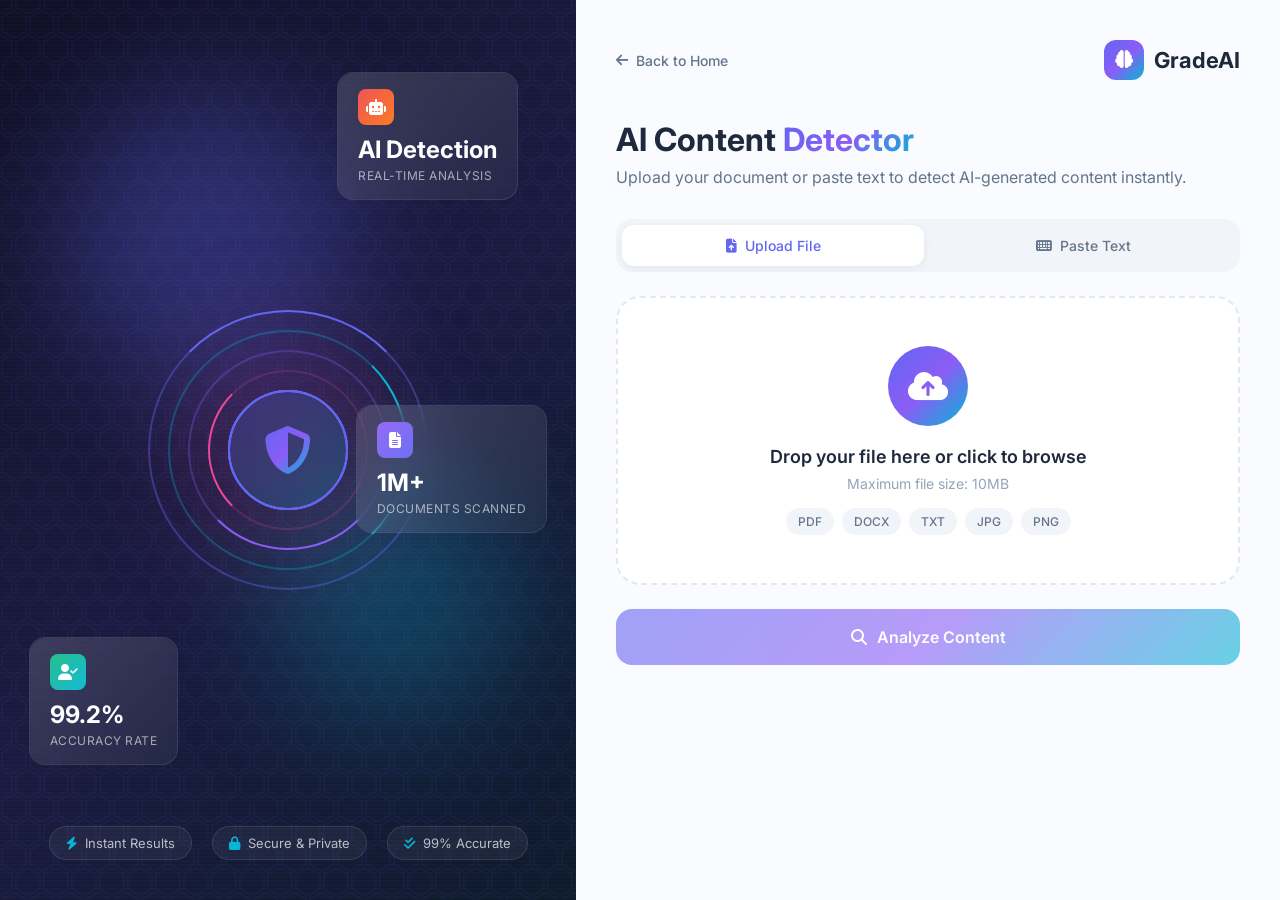
<file: ai-detection.html>
<!DOCTYPE html>
<html lang="en">
<head>
    <meta charset="UTF-8">
    <meta name="viewport" content="width=device-width, initial-scale=1.0">
    <title>AI Content Detection - GradeAI</title>
    <link rel="preconnect" href="https://fonts.googleapis.com">
    <link rel="preconnect" href="https://fonts.gstatic.com" crossorigin>
    <link href="https://fonts.googleapis.com/css2?family=Inter:wght@300;400;500;600;700;800&display=swap" rel="stylesheet">
    <link rel="stylesheet" href="https://cdnjs.cloudflare.com/ajax/libs/font-awesome/6.5.1/css/all.min.css">
    <style>
        /* ===== Theme Variables ===== */
        :root {
            --color-primary: #6366F1;
            --color-primary-dark: #4F46E5;
            --color-primary-light: #818CF8;
            --color-primary-soft: #EEF2FF;
            --color-accent: #06B6D4;
            --color-accent-dark: #0891B2;
            --color-accent-light: #22D3EE;
            --color-accent-soft: #ECFEFF;
            --color-success: #10B981;
            --color-success-soft: #D1FAE5;
            --color-warning: #F59E0B;
            --color-warning-soft: #FEF3C7;
            --color-error: #EF4444;
            --color-error-soft: #FEE2E2;
            --color-bg: #FAFBFF;
            --color-bg-pure: #FFFFFF;
            --color-bg-soft: #F1F5F9;
            --color-bg-card: #FFFFFF;
            --color-text: #1E293B;
            --color-text-secondary: #64748B;
            --color-text-muted: #94A3B8;
            --color-border: #E2E8F0;
            --color-border-light: #F1F5F9;
            --color-border-focus: #6366F1;
            --gradient-primary: linear-gradient(135deg, #6366F1 0%, #8B5CF6 50%, #06B6D4 100%);
            --gradient-secondary: linear-gradient(135deg, #EC4899 0%, #8B5CF6 100%);
            --gradient-accent: linear-gradient(135deg, #06B6D4 0%, #10B981 100%);
            --gradient-danger: linear-gradient(135deg, #EF4444 0%, #F97316 100%);
            --shadow-sm: 0 2px 8px rgba(0, 0, 0, 0.06);
            --shadow-md: 0 4px 16px rgba(0, 0, 0, 0.08);
            --shadow-lg: 0 8px 32px rgba(0, 0, 0, 0.1);
            --shadow-xl: 0 16px 48px rgba(0, 0, 0, 0.12);
            --shadow-primary: 0 8px 32px rgba(99, 102, 241, 0.25);
            --shadow-card: 0 4px 24px rgba(0, 0, 0, 0.06);
            --radius-sm: 8px;
            --radius-md: 12px;
            --radius-lg: 16px;
            --radius-xl: 24px;
            --radius-2xl: 32px;
            --radius-full: 9999px;
            --transition-fast: 0.15s ease;
            --transition: 0.3s ease;
            --transition-slow: 0.5s ease;
        }

        * {
            margin: 0;
            padding: 0;
            box-sizing: border-box;
        }

        body {
            font-family: 'Inter', -apple-system, BlinkMacSystemFont, sans-serif;
            background: var(--color-bg);
            color: var(--color-text);
            min-height: 100vh;
            overflow-x: hidden;
        }

        /* ===== Layout ===== */
        .detection-page {
            display: flex;
            min-height: 100vh;
        }

        /* ===== Left Panel ===== */
        .left-panel {
            flex: 0 0 45%;
            background: linear-gradient(135deg, #0f0f23 0%, #1a1a3e 50%, #0d1b2a 100%);
            position: relative;
            overflow: hidden;
            display: flex;
            align-items: center;
            justify-content: center;
            padding: 40px;
        }

        /* Animated Background */
        .bg-animated {
            position: absolute;
            inset: 0;
            overflow: hidden;
        }

        /* Scanning Lines */
        .scan-lines {
            position: absolute;
            inset: 0;
            background: repeating-linear-gradient(
                0deg,
                transparent,
                transparent 2px,
                rgba(99, 102, 241, 0.03) 2px,
                rgba(99, 102, 241, 0.03) 4px
            );
            animation: scanMove 8s linear infinite;
        }

        @keyframes scanMove {
            0% { transform: translateY(0); }
            100% { transform: translateY(40px); }
        }

        /* Binary Rain */
        .binary-rain {
            position: absolute;
            inset: 0;
            overflow: hidden;
            opacity: 0.15;
        }

        .binary-column {
            position: absolute;
            top: -100%;
            font-family: 'Courier New', monospace;
            font-size: 14px;
            color: var(--color-primary-light);
            writing-mode: vertical-rl;
            animation: binaryFall linear infinite;
            text-shadow: 0 0 10px var(--color-primary);
        }

        @keyframes binaryFall {
            0% { transform: translateY(0); }
            100% { transform: translateY(200vh); }
        }

        /* Hexagon Grid */
        .hex-grid {
            position: absolute;
            inset: 0;
            background-image: url("data:image/svg+xml,%3Csvg xmlns='http://www.w3.org/2000/svg' width='28' height='49' viewBox='0 0 28 49'%3E%3Cg fill-rule='evenodd'%3E%3Cg fill='%236366f1' fill-opacity='0.05'%3E%3Cpath d='M13.99 9.25l13 7.5v15l-13 7.5L1 31.75v-15l12.99-7.5zM3 17.9v12.7l10.99 6.34 11-6.35V17.9l-11-6.34L3 17.9zM0 15l12.98-7.5V0h-2v6.35L0 12.69v2.3zm0 18.5L12.98 41v8h-2v-6.85L0 35.81v-2.3zM15 0v7.5L27.99 15H28v-2.31h-.01L17 6.35V0h-2zm0 49v-8l12.99-7.5H28v2.31h-.01L17 42.15V49h-2z'/%3E%3C/g%3E%3C/g%3E%3C/svg%3E");
            animation: hexPulse 4s ease-in-out infinite;
        }

        @keyframes hexPulse {
            0%, 100% { opacity: 0.3; }
            50% { opacity: 0.6; }
        }

        /* Glowing Orbs */
        .glow-orbs {
            position: absolute;
            inset: 0;
        }

        .glow-orb {
            position: absolute;
            border-radius: 50%;
            filter: blur(60px);
            animation: orbFloat 10s ease-in-out infinite;
        }

        .glow-orb:nth-child(1) {
            width: 300px;
            height: 300px;
            background: rgba(99, 102, 241, 0.3);
            top: 10%;
            left: 10%;
            animation-delay: 0s;
        }

        .glow-orb:nth-child(2) {
            width: 250px;
            height: 250px;
            background: rgba(6, 182, 212, 0.25);
            bottom: 20%;
            right: 10%;
            animation-delay: -3s;
        }

        .glow-orb:nth-child(3) {
            width: 200px;
            height: 200px;
            background: rgba(236, 72, 153, 0.2);
            top: 50%;
            left: 50%;
            transform: translate(-50%, -50%);
            animation-delay: -6s;
        }

        @keyframes orbFloat {
            0%, 100% { transform: translate(0, 0) scale(1); }
            25% { transform: translate(30px, -30px) scale(1.1); }
            50% { transform: translate(-20px, 20px) scale(0.9); }
            75% { transform: translate(20px, 30px) scale(1.05); }
        }

        /* Central AI Scanner */
        .ai-scanner {
            position: relative;
            z-index: 10;
        }

        .scanner-core {
            width: 280px;
            height: 280px;
            position: relative;
            display: flex;
            align-items: center;
            justify-content: center;
        }

        .scanner-rings {
            position: absolute;
            inset: 0;
        }

        .scanner-ring {
            position: absolute;
            border-radius: 50%;
            border: 2px solid transparent;
            animation: ringRotate linear infinite;
        }

        .scanner-ring:nth-child(1) {
            inset: 0;
            border-color: rgba(99, 102, 241, 0.4);
            border-top-color: var(--color-primary);
            animation-duration: 3s;
        }

        .scanner-ring:nth-child(2) {
            inset: 20px;
            border-color: rgba(6, 182, 212, 0.3);
            border-right-color: var(--color-accent);
            animation-duration: 4s;
            animation-direction: reverse;
        }

        .scanner-ring:nth-child(3) {
            inset: 40px;
            border-color: rgba(139, 92, 246, 0.3);
            border-bottom-color: #8B5CF6;
            animation-duration: 5s;
        }

        .scanner-ring:nth-child(4) {
            inset: 60px;
            border-color: rgba(236, 72, 153, 0.2);
            border-left-color: #EC4899;
            animation-duration: 6s;
            animation-direction: reverse;
        }

        @keyframes ringRotate {
            from { transform: rotate(0deg); }
            to { transform: rotate(360deg); }
        }

        .scanner-center {
            width: 120px;
            height: 120px;
            background: linear-gradient(135deg, rgba(99, 102, 241, 0.2), rgba(6, 182, 212, 0.2));
            border-radius: 50%;
            display: flex;
            align-items: center;
            justify-content: center;
            backdrop-filter: blur(10px);
            border: 1px solid rgba(255, 255, 255, 0.1);
            position: relative;
            z-index: 5;
        }

        .scanner-icon {
            font-size: 48px;
            background: var(--gradient-primary);
            -webkit-background-clip: text;
            -webkit-text-fill-color: transparent;
            background-clip: text;
            animation: iconPulse 2s ease-in-out infinite;
        }

        @keyframes iconPulse {
            0%, 100% { transform: scale(1); opacity: 1; }
            50% { transform: scale(1.1); opacity: 0.8; }
        }

        .scanner-pulse {
            position: absolute;
            width: 120px;
            height: 120px;
            border-radius: 50%;
            border: 2px solid var(--color-primary);
            animation: pulseExpand 2s ease-out infinite;
        }

        .scanner-pulse:nth-child(2) { animation-delay: 0.5s; }
        .scanner-pulse:nth-child(3) { animation-delay: 1s; }

        @keyframes pulseExpand {
            0% { transform: scale(1); opacity: 0.6; }
            100% { transform: scale(2.5); opacity: 0; }
        }

        /* Floating Data Cards */
        .data-card {
            position: absolute;
            background: rgba(255, 255, 255, 0.05);
            backdrop-filter: blur(20px);
            border: 1px solid rgba(255, 255, 255, 0.1);
            border-radius: var(--radius-lg);
            padding: 16px 20px;
            color: white;
            animation: floatCard 6s ease-in-out infinite;
            z-index: 15;
        }

        .data-card::before {
            content: '';
            position: absolute;
            inset: 0;
            border-radius: inherit;
            background: linear-gradient(135deg, rgba(255,255,255,0.1), transparent);
            pointer-events: none;
        }

        .data-card-1 {
            top: 8%;
            right: 10%;
            animation-delay: 0s;
        }

        .data-card-2 {
            bottom: 15%;
            left: 5%;
            animation-delay: -2s;
        }

        .data-card-3 {
            top: 45%;
            right: 5%;
            animation-delay: -4s;
        }

        @keyframes floatCard {
            0%, 100% { transform: translateY(0) rotate(0deg); }
            50% { transform: translateY(-15px) rotate(2deg); }
        }

        .data-card-icon {
            width: 36px;
            height: 36px;
            border-radius: var(--radius-sm);
            display: flex;
            align-items: center;
            justify-content: center;
            font-size: 16px;
            margin-bottom: 10px;
        }

        .data-card-icon.ai { background: linear-gradient(135deg, #EF4444, #F97316); }
        .data-card-icon.human { background: linear-gradient(135deg, #10B981, #06B6D4); }
        .data-card-icon.scan { background: linear-gradient(135deg, #8B5CF6, #6366F1); }

        .data-card-value {
            font-size: 24px;
            font-weight: 700;
            margin-bottom: 4px;
        }

        .data-card-label {
            font-size: 12px;
            color: rgba(255, 255, 255, 0.6);
            text-transform: uppercase;
            letter-spacing: 0.5px;
        }

        /* Feature List */
        .scanner-features {
            position: absolute;
            bottom: 40px;
            left: 40px;
            right: 40px;
            display: flex;
            gap: 20px;
            justify-content: center;
            flex-wrap: wrap;
            z-index: 15;
        }

        .scanner-feature {
            display: flex;
            align-items: center;
            gap: 8px;
            color: rgba(255, 255, 255, 0.7);
            font-size: 13px;
            padding: 8px 16px;
            background: rgba(255, 255, 255, 0.05);
            border-radius: var(--radius-full);
            border: 1px solid rgba(255, 255, 255, 0.1);
        }

        .scanner-feature i {
            color: var(--color-accent);
        }

        /* ===== Right Panel ===== */
        .right-panel {
            flex: 1;
            display: flex;
            flex-direction: column;
            padding: 40px;
            overflow-y: auto;
        }

        /* Header */
        .page-header {
            display: flex;
            align-items: center;
            justify-content: space-between;
            margin-bottom: 40px;
        }

        .back-link {
            display: flex;
            align-items: center;
            gap: 8px;
            color: var(--color-text-secondary);
            text-decoration: none;
            font-size: 14px;
            font-weight: 500;
            transition: var(--transition);
        }

        .back-link:hover {
            color: var(--color-primary);
        }

        .logo {
            display: flex;
            align-items: center;
            gap: 10px;
            text-decoration: none;
            color: var(--color-text);
        }

        .logo-icon {
            width: 40px;
            height: 40px;
            background: var(--gradient-primary);
            border-radius: var(--radius-md);
            display: flex;
            align-items: center;
            justify-content: center;
            color: white;
            font-size: 18px;
        }

        .logo span {
            font-size: 22px;
            font-weight: 700;
        }

        /* Main Content */
        .detection-content {
            flex: 1;
            max-width: 700px;
            margin: 0 auto;
            width: 100%;
        }

        .detection-title {
            font-size: 32px;
            font-weight: 700;
            margin-bottom: 8px;
            color: var(--color-text);
        }

        .detection-title span {
            background: var(--gradient-primary);
            -webkit-background-clip: text;
            -webkit-text-fill-color: transparent;
            background-clip: text;
        }

        .detection-subtitle {
            color: var(--color-text-secondary);
            font-size: 16px;
            margin-bottom: 32px;
        }

        /* Upload Tabs */
        .upload-tabs {
            display: flex;
            gap: 8px;
            margin-bottom: 24px;
            background: var(--color-bg-soft);
            padding: 6px;
            border-radius: var(--radius-lg);
        }

        .upload-tab {
            flex: 1;
            padding: 12px 20px;
            border: none;
            background: transparent;
            border-radius: var(--radius-md);
            font-family: inherit;
            font-size: 14px;
            font-weight: 500;
            color: var(--color-text-secondary);
            cursor: pointer;
            transition: var(--transition);
            display: flex;
            align-items: center;
            justify-content: center;
            gap: 8px;
        }

        .upload-tab:hover {
            color: var(--color-text);
        }

        .upload-tab.active {
            background: var(--color-bg-pure);
            color: var(--color-primary);
            box-shadow: var(--shadow-sm);
        }

        /* Upload Area */
        .upload-area {
            border: 2px dashed var(--color-border);
            border-radius: var(--radius-xl);
            padding: 48px 32px;
            text-align: center;
            transition: var(--transition);
            background: var(--color-bg-pure);
            cursor: pointer;
            position: relative;
            overflow: hidden;
        }

        .upload-area:hover,
        .upload-area.dragover {
            border-color: var(--color-primary);
            background: var(--color-primary-soft);
        }

        .upload-area.dragover::after {
            content: 'Drop file here';
            position: absolute;
            inset: 0;
            background: rgba(99, 102, 241, 0.95);
            color: white;
            display: flex;
            align-items: center;
            justify-content: center;
            font-size: 20px;
            font-weight: 600;
        }

        .upload-area input {
            display: none;
        }

        .upload-icon {
            width: 80px;
            height: 80px;
            margin: 0 auto 20px;
            background: var(--gradient-primary);
            border-radius: 50%;
            display: flex;
            align-items: center;
            justify-content: center;
            font-size: 32px;
            color: white;
            animation: uploadBounce 2s ease-in-out infinite;
        }

        @keyframes uploadBounce {
            0%, 100% { transform: translateY(0); }
            50% { transform: translateY(-10px); }
        }

        .upload-title {
            font-size: 18px;
            font-weight: 600;
            margin-bottom: 8px;
            color: var(--color-text);
        }

        .upload-hint {
            color: var(--color-text-muted);
            font-size: 14px;
            margin-bottom: 16px;
        }

        .upload-formats {
            display: flex;
            gap: 8px;
            justify-content: center;
            flex-wrap: wrap;
        }

        .format-badge {
            padding: 6px 12px;
            background: var(--color-bg-soft);
            border-radius: var(--radius-full);
            font-size: 12px;
            font-weight: 500;
            color: var(--color-text-secondary);
        }

        /* Text Input Area */
        .text-input-area {
            display: none;
        }

        .text-input-area.active {
            display: block;
        }

        .upload-area-container.hidden {
            display: none;
        }

        .text-area-wrapper {
            background: var(--color-bg-pure);
            border-radius: var(--radius-xl);
            border: 2px solid var(--color-border);
            overflow: hidden;
            transition: var(--transition);
        }

        .text-area-wrapper:focus-within {
            border-color: var(--color-primary);
            box-shadow: 0 0 0 4px rgba(99, 102, 241, 0.1);
        }

        .text-input {
            width: 100%;
            min-height: 250px;
            padding: 20px;
            border: none;
            outline: none;
            font-family: inherit;
            font-size: 15px;
            line-height: 1.7;
            resize: vertical;
            color: var(--color-text);
        }

        .text-input::placeholder {
            color: var(--color-text-muted);
        }

        .text-footer {
            display: flex;
            align-items: center;
            justify-content: space-between;
            padding: 12px 20px;
            background: var(--color-bg-soft);
            border-top: 1px solid var(--color-border-light);
        }

        .char-count {
            font-size: 13px;
            color: var(--color-text-muted);
        }

        .char-count.warning { color: var(--color-warning); }
        .char-count.error { color: var(--color-error); }

        .paste-btn {
            padding: 8px 16px;
            background: transparent;
            border: 1px solid var(--color-border);
            border-radius: var(--radius-md);
            font-family: inherit;
            font-size: 13px;
            font-weight: 500;
            color: var(--color-text-secondary);
            cursor: pointer;
            transition: var(--transition);
            display: flex;
            align-items: center;
            gap: 6px;
        }

        .paste-btn:hover {
            border-color: var(--color-primary);
            color: var(--color-primary);
        }

        /* File Preview */
        .file-preview {
            display: none;
            background: var(--color-bg-pure);
            border: 2px solid var(--color-success);
            border-radius: var(--radius-xl);
            padding: 24px;
            margin-top: 16px;
        }

        .file-preview.show {
            display: flex;
            align-items: center;
            gap: 16px;
        }

        .file-icon {
            width: 56px;
            height: 56px;
            background: var(--color-success-soft);
            border-radius: var(--radius-lg);
            display: flex;
            align-items: center;
            justify-content: center;
            font-size: 24px;
            color: var(--color-success);
        }

        .file-info {
            flex: 1;
        }

        .file-name {
            font-weight: 600;
            color: var(--color-text);
            margin-bottom: 4px;
        }

        .file-meta {
            font-size: 13px;
            color: var(--color-text-muted);
        }

        .file-remove {
            width: 36px;
            height: 36px;
            border: none;
            background: var(--color-error-soft);
            border-radius: var(--radius-md);
            color: var(--color-error);
            cursor: pointer;
            transition: var(--transition);
        }

        .file-remove:hover {
            background: var(--color-error);
            color: white;
        }

        /* Analyze Button */
        .analyze-btn {
            width: 100%;
            padding: 18px 32px;
            margin-top: 24px;
            background: var(--gradient-primary);
            border: none;
            border-radius: var(--radius-lg);
            font-family: inherit;
            font-size: 16px;
            font-weight: 600;
            color: white;
            cursor: pointer;
            transition: var(--transition);
            display: flex;
            align-items: center;
            justify-content: center;
            gap: 10px;
            position: relative;
            overflow: hidden;
        }

        .analyze-btn::before {
            content: '';
            position: absolute;
            top: 0;
            left: -100%;
            width: 100%;
            height: 100%;
            background: linear-gradient(90deg, transparent, rgba(255,255,255,0.2), transparent);
            transition: 0.5s;
        }

        .analyze-btn:hover::before {
            left: 100%;
        }

        .analyze-btn:hover {
            transform: translateY(-2px);
            box-shadow: var(--shadow-primary);
        }

        .analyze-btn:disabled {
            opacity: 0.6;
            cursor: not-allowed;
            transform: none;
        }

        /* ===== Analysis Loading ===== */
        .analysis-loading {
            display: none;
            background: var(--color-bg-pure);
            border-radius: var(--radius-xl);
            padding: 48px 32px;
            text-align: center;
            margin-top: 24px;
            border: 1px solid var(--color-border-light);
        }

        .analysis-loading.show {
            display: block;
            animation: fadeIn 0.3s ease;
        }

        @keyframes fadeIn {
            from { opacity: 0; transform: translateY(10px); }
            to { opacity: 1; transform: translateY(0); }
        }

        .loading-scanner {
            width: 120px;
            height: 120px;
            margin: 0 auto 32px;
            position: relative;
        }

        .loading-ring {
            position: absolute;
            inset: 0;
            border: 3px solid var(--color-border-light);
            border-top-color: var(--color-primary);
            border-radius: 50%;
            animation: spin 1s linear infinite;
        }

        .loading-ring:nth-child(2) {
            inset: 15px;
            border-top-color: var(--color-accent);
            animation-duration: 1.5s;
            animation-direction: reverse;
        }

        .loading-ring:nth-child(3) {
            inset: 30px;
            border-top-color: #8B5CF6;
            animation-duration: 2s;
        }

        .loading-center {
            position: absolute;
            inset: 42px;
            background: var(--gradient-primary);
            border-radius: 50%;
            display: flex;
            align-items: center;
            justify-content: center;
            font-size: 20px;
            color: white;
            animation: pulse 1.5s ease-in-out infinite;
        }

        @keyframes spin {
            to { transform: rotate(360deg); }
        }

        @keyframes pulse {
            0%, 100% { transform: scale(1); }
            50% { transform: scale(1.1); }
        }

        .loading-steps {
            display: flex;
            flex-direction: column;
            gap: 16px;
            max-width: 300px;
            margin: 0 auto;
        }

        .loading-step {
            display: flex;
            align-items: center;
            gap: 12px;
            padding: 12px 16px;
            background: var(--color-bg-soft);
            border-radius: var(--radius-md);
            opacity: 0.4;
            transform: translateX(-10px);
            transition: var(--transition);
        }

        .loading-step.active {
            opacity: 1;
            transform: translateX(0);
            background: var(--color-primary-soft);
        }

        .loading-step.completed {
            opacity: 1;
            transform: translateX(0);
            background: var(--color-success-soft);
        }

        .loading-step.completed .step-icon {
            background: var(--color-success);
        }

        .loading-step.completed .step-icon i::before {
            content: '\f00c';
        }

        .step-icon {
            width: 32px;
            height: 32px;
            background: var(--color-primary);
            border-radius: 50%;
            display: flex;
            align-items: center;
            justify-content: center;
            color: white;
            font-size: 14px;
        }

        .step-text {
            font-size: 14px;
            font-weight: 500;
            color: var(--color-text);
        }

        /* ===== Results Section ===== */
        .results-section {
            display: none;
            margin-top: 32px;
            animation: slideUp 0.5s ease;
        }

        .results-section.show {
            display: block;
        }

        @keyframes slideUp {
            from { opacity: 0; transform: translateY(30px); }
            to { opacity: 1; transform: translateY(0); }
        }

        .results-header {
            text-align: center;
            margin-bottom: 32px;
        }

        .results-title {
            font-size: 24px;
            font-weight: 700;
            margin-bottom: 8px;
        }

        .results-subtitle {
            color: var(--color-text-secondary);
        }

        /* Main Score Card */
        .score-card {
            background: var(--color-bg-pure);
            border-radius: var(--radius-xl);
            padding: 32px;
            box-shadow: var(--shadow-card);
            border: 1px solid var(--color-border-light);
            margin-bottom: 24px;
        }

        .score-grid {
            display: grid;
            grid-template-columns: 200px 1fr;
            gap: 40px;
            align-items: center;
        }

        /* Circular Progress */
        .circular-progress {
            width: 180px;
            height: 180px;
            margin: 0 auto;
            position: relative;
        }

        .circular-progress svg {
            transform: rotate(-90deg);
            width: 100%;
            height: 100%;
        }

        .progress-bg {
            fill: none;
            stroke: var(--color-bg-soft);
            stroke-width: 12;
        }

        .progress-fill {
            fill: none;
            stroke-width: 12;
            stroke-linecap: round;
            stroke-dasharray: 502;
            stroke-dashoffset: 502;
            transition: stroke-dashoffset 1.5s ease-out;
        }

        .progress-fill.ai {
            stroke: url(#aiGradient);
        }

        .progress-fill.human {
            stroke: url(#humanGradient);
        }

        .progress-center {
            position: absolute;
            inset: 0;
            display: flex;
            flex-direction: column;
            align-items: center;
            justify-content: center;
        }

        .progress-value {
            font-size: 42px;
            font-weight: 800;
            line-height: 1;
        }

        .progress-value.ai { color: var(--color-error); }
        .progress-value.human { color: var(--color-success); }

        .progress-label {
            font-size: 14px;
            color: var(--color-text-muted);
            margin-top: 4px;
        }

        /* Score Details */
        .score-details {
            display: flex;
            flex-direction: column;
            gap: 20px;
        }

        .score-item {
            display: flex;
            align-items: center;
            gap: 16px;
        }

        .score-indicator {
            width: 48px;
            height: 48px;
            border-radius: var(--radius-md);
            display: flex;
            align-items: center;
            justify-content: center;
            font-size: 20px;
        }

        .score-indicator.ai {
            background: var(--color-error-soft);
            color: var(--color-error);
        }

        .score-indicator.human {
            background: var(--color-success-soft);
            color: var(--color-success);
        }

        .score-info h4 {
            font-size: 16px;
            font-weight: 600;
            margin-bottom: 4px;
        }

        .score-info p {
            font-size: 14px;
            color: var(--color-text-secondary);
        }

        .score-bar {
            flex: 1;
            height: 10px;
            background: var(--color-bg-soft);
            border-radius: var(--radius-full);
            overflow: hidden;
        }

        .score-bar-fill {
            height: 100%;
            border-radius: var(--radius-full);
            transition: width 1.5s ease-out;
        }

        .score-bar-fill.ai {
            background: var(--gradient-danger);
        }

        .score-bar-fill.human {
            background: var(--gradient-accent);
        }

        .score-percent {
            font-size: 18px;
            font-weight: 700;
            min-width: 60px;
            text-align: right;
        }

        .score-percent.ai { color: var(--color-error); }
        .score-percent.human { color: var(--color-success); }

        /* Verdict */
        .verdict-card {
            background: var(--color-bg-pure);
            border-radius: var(--radius-xl);
            padding: 24px;
            display: flex;
            align-items: center;
            gap: 20px;
            margin-bottom: 24px;
            border: 2px solid var(--color-success);
        }

        .verdict-card.warning {
            border-color: var(--color-warning);
        }

        .verdict-card.danger {
            border-color: var(--color-error);
        }

        .verdict-icon {
            width: 64px;
            height: 64px;
            border-radius: 50%;
            display: flex;
            align-items: center;
            justify-content: center;
            font-size: 28px;
            background: var(--color-success-soft);
            color: var(--color-success);
        }

        .verdict-card.warning .verdict-icon {
            background: var(--color-warning-soft);
            color: var(--color-warning);
        }

        .verdict-card.danger .verdict-icon {
            background: var(--color-error-soft);
            color: var(--color-error);
        }

        .verdict-content h3 {
            font-size: 20px;
            font-weight: 700;
            margin-bottom: 6px;
        }

        .verdict-content p {
            color: var(--color-text-secondary);
            font-size: 14px;
            line-height: 1.6;
        }

        /* Analysis Details */
        .analysis-details {
            background: var(--color-bg-pure);
            border-radius: var(--radius-xl);
            overflow: hidden;
            border: 1px solid var(--color-border-light);
        }

        .analysis-header {
            padding: 20px 24px;
            background: var(--color-bg-soft);
            border-bottom: 1px solid var(--color-border-light);
            font-weight: 600;
            display: flex;
            align-items: center;
            gap: 10px;
        }

        .analysis-header i {
            color: var(--color-primary);
        }

        .analysis-grid {
            display: grid;
            grid-template-columns: repeat(2, 1fr);
            gap: 1px;
            background: var(--color-border-light);
        }

        .analysis-item {
            padding: 20px 24px;
            background: var(--color-bg-pure);
        }

        .analysis-item-header {
            display: flex;
            align-items: center;
            gap: 8px;
            margin-bottom: 8px;
            font-size: 13px;
            color: var(--color-text-muted);
        }

        .analysis-item-value {
            font-size: 20px;
            font-weight: 700;
            color: var(--color-text);
        }

        /* Action Buttons */
        .action-buttons {
            display: flex;
            gap: 16px;
            margin-top: 24px;
        }

        .action-btn {
            flex: 1;
            padding: 16px 24px;
            border-radius: var(--radius-lg);
            font-family: inherit;
            font-size: 15px;
            font-weight: 600;
            cursor: pointer;
            transition: var(--transition);
            display: flex;
            align-items: center;
            justify-content: center;
            gap: 10px;
        }

        .action-btn.primary {
            background: var(--gradient-primary);
            border: none;
            color: white;
        }

        .action-btn.primary:hover {
            transform: translateY(-2px);
            box-shadow: var(--shadow-primary);
        }

        .action-btn.secondary {
            background: var(--color-bg-pure);
            border: 2px solid var(--color-border);
            color: var(--color-text);
        }

        .action-btn.secondary:hover {
            border-color: var(--color-primary);
            color: var(--color-primary);
        }

        /* ===== Responsive ===== */
        @media (max-width: 1200px) {
            .left-panel {
                flex: 0 0 40%;
            }

            .scanner-core {
                width: 220px;
                height: 220px;
            }

            .scanner-center {
                width: 100px;
                height: 100px;
            }

            .scanner-icon {
                font-size: 36px;
            }

            .data-card {
                padding: 12px 16px;
            }

            .data-card-value {
                font-size: 20px;
            }
        }

        @media (max-width: 1024px) {
            .left-panel {
                display: none;
            }

            .right-panel {
                padding: 24px;
            }

            .score-grid {
                grid-template-columns: 1fr;
                gap: 24px;
            }

            .analysis-grid {
                grid-template-columns: 1fr;
            }
        }

        @media (max-width: 640px) {
            .right-panel {
                padding: 16px;
            }

            .detection-title {
                font-size: 24px;
            }

            .upload-area {
                padding: 32px 20px;
            }

            .upload-icon {
                width: 64px;
                height: 64px;
                font-size: 24px;
            }

            .action-buttons {
                flex-direction: column;
            }

            .circular-progress {
                width: 150px;
                height: 150px;
            }

            .progress-value {
                font-size: 32px;
            }
        }
    </style>
</head>
<body>
    <div class="detection-page">
        <!-- Left Panel -->
        <div class="left-panel">
            <!-- Animated Background -->
            <div class="bg-animated">
                <!-- Scan Lines -->
                <div class="scan-lines"></div>

                <!-- Binary Rain -->
                <div class="binary-rain">
                    <div class="binary-column" style="left: 5%; animation-duration: 12s;">10110101010011101</div>
                    <div class="binary-column" style="left: 15%; animation-duration: 15s; animation-delay: -2s;">01101001110100110</div>
                    <div class="binary-column" style="left: 25%; animation-duration: 10s; animation-delay: -4s;">11010011010101101</div>
                    <div class="binary-column" style="left: 35%; animation-duration: 14s; animation-delay: -1s;">00101101001011010</div>
                    <div class="binary-column" style="left: 45%; animation-duration: 11s; animation-delay: -3s;">10101010110101001</div>
                    <div class="binary-column" style="left: 55%; animation-duration: 13s; animation-delay: -5s;">01010101001010110</div>
                    <div class="binary-column" style="left: 65%; animation-duration: 16s; animation-delay: -2s;">11011010110100101</div>
                    <div class="binary-column" style="left: 75%; animation-duration: 12s; animation-delay: -4s;">00110101011010110</div>
                    <div class="binary-column" style="left: 85%; animation-duration: 14s; animation-delay: -1s;">10101100101011010</div>
                    <div class="binary-column" style="left: 95%; animation-duration: 11s; animation-delay: -3s;">01011010101101001</div>
                </div>

                <!-- Hexagon Grid -->
                <div class="hex-grid"></div>

                <!-- Glowing Orbs -->
                <div class="glow-orbs">
                    <div class="glow-orb"></div>
                    <div class="glow-orb"></div>
                    <div class="glow-orb"></div>
                </div>
            </div>

            <!-- AI Scanner -->
            <div class="ai-scanner">
                <div class="scanner-core">
                    <div class="scanner-rings">
                        <div class="scanner-ring"></div>
                        <div class="scanner-ring"></div>
                        <div class="scanner-ring"></div>
                        <div class="scanner-ring"></div>
                    </div>
                    <div class="scanner-center">
                        <div class="scanner-pulse"></div>
                        <div class="scanner-pulse"></div>
                        <div class="scanner-pulse"></div>
                        <i class="fas fa-shield-halved scanner-icon"></i>
                    </div>
                </div>
            </div>

            <!-- Floating Data Cards -->
            <div class="data-card data-card-1">
                <div class="data-card-icon ai">
                    <i class="fas fa-robot"></i>
                </div>
                <div class="data-card-value">AI Detection</div>
                <div class="data-card-label">Real-time Analysis</div>
            </div>

            <div class="data-card data-card-2">
                <div class="data-card-icon human">
                    <i class="fas fa-user-check"></i>
                </div>
                <div class="data-card-value">99.2%</div>
                <div class="data-card-label">Accuracy Rate</div>
            </div>

            <div class="data-card data-card-3">
                <div class="data-card-icon scan">
                    <i class="fas fa-file-lines"></i>
                </div>
                <div class="data-card-value">1M+</div>
                <div class="data-card-label">Documents Scanned</div>
            </div>

            <!-- Scanner Features -->
            <div class="scanner-features">
                <div class="scanner-feature">
                    <i class="fas fa-bolt"></i>
                    <span>Instant Results</span>
                </div>
                <div class="scanner-feature">
                    <i class="fas fa-lock"></i>
                    <span>Secure & Private</span>
                </div>
                <div class="scanner-feature">
                    <i class="fas fa-check-double"></i>
                    <span>99% Accurate</span>
                </div>
            </div>
        </div>

        <!-- Right Panel -->
        <div class="right-panel">
            <!-- Header -->
            <div class="page-header">
                <a href="index.html" class="back-link">
                    <i class="fas fa-arrow-left"></i>
                    Back to Home
                </a>
                <a href="index.html" class="logo">
                    <div class="logo-icon">
                        <i class="fas fa-brain"></i>
                    </div>
                    <span>GradeAI</span>
                </a>
            </div>

            <!-- Content -->
            <div class="detection-content">
                <h1 class="detection-title">AI Content <span>Detector</span></h1>
                <p class="detection-subtitle">Upload your document or paste text to detect AI-generated content instantly.</p>

                <!-- Upload Tabs -->
                <div class="upload-tabs">
                    <button class="upload-tab active" data-tab="file">
                        <i class="fas fa-file-upload"></i>
                        Upload File
                    </button>
                    <button class="upload-tab" data-tab="text">
                        <i class="fas fa-keyboard"></i>
                        Paste Text
                    </button>
                </div>

                <!-- File Upload Area -->
                <div class="upload-area-container">
                    <div class="upload-area" id="uploadArea">
                        <input type="file" id="fileInput" accept=".pdf,.doc,.docx,.txt,.jpg,.jpeg,.png">
                        <div class="upload-icon">
                            <i class="fas fa-cloud-arrow-up"></i>
                        </div>
                        <h3 class="upload-title">Drop your file here or click to browse</h3>
                        <p class="upload-hint">Maximum file size: 10MB</p>
                        <div class="upload-formats">
                            <span class="format-badge">PDF</span>
                            <span class="format-badge">DOCX</span>
                            <span class="format-badge">TXT</span>
                            <span class="format-badge">JPG</span>
                            <span class="format-badge">PNG</span>
                        </div>
                    </div>

                    <!-- File Preview -->
                    <div class="file-preview" id="filePreview">
                        <div class="file-icon">
                            <i class="fas fa-file-alt"></i>
                        </div>
                        <div class="file-info">
                            <div class="file-name" id="fileName">document.pdf</div>
                            <div class="file-meta" id="fileMeta">2.4 MB • PDF Document</div>
                        </div>
                        <button class="file-remove" id="fileRemove">
                            <i class="fas fa-times"></i>
                        </button>
                    </div>
                </div>

                <!-- Text Input Area -->
                <div class="text-input-area" id="textInputArea">
                    <div class="text-area-wrapper">
                        <textarea class="text-input" id="textInput" placeholder="Paste your text here to check for AI-generated content...&#10;&#10;You can paste essays, articles, assignments, or any text you want to analyze." maxlength="10000"></textarea>
                        <div class="text-footer">
                            <span class="char-count" id="charCount">0 / 10,000 characters</span>
                            <button class="paste-btn" id="pasteBtn">
                                <i class="fas fa-paste"></i>
                                Paste
                            </button>
                        </div>
                    </div>
                </div>

                <!-- Analyze Button -->
                <button class="analyze-btn" id="analyzeBtn" disabled>
                    <i class="fas fa-magnifying-glass"></i>
                    Analyze Content
                </button>

                <!-- Analysis Loading -->
                <div class="analysis-loading" id="analysisLoading">
                    <div class="loading-scanner">
                        <div class="loading-ring"></div>
                        <div class="loading-ring"></div>
                        <div class="loading-ring"></div>
                        <div class="loading-center">
                            <i class="fas fa-robot"></i>
                        </div>
                    </div>
                    <div class="loading-steps">
                        <div class="loading-step" id="step1">
                            <div class="step-icon">
                                <i class="fas fa-file-import"></i>
                            </div>
                            <span class="step-text">Extracting content...</span>
                        </div>
                        <div class="loading-step" id="step2">
                            <div class="step-icon">
                                <i class="fas fa-brain"></i>
                            </div>
                            <span class="step-text">Analyzing patterns...</span>
                        </div>
                        <div class="loading-step" id="step3">
                            <div class="step-icon">
                                <i class="fas fa-robot"></i>
                            </div>
                            <span class="step-text">Detecting AI signatures...</span>
                        </div>
                        <div class="loading-step" id="step4">
                            <div class="step-icon">
                                <i class="fas fa-chart-pie"></i>
                            </div>
                            <span class="step-text">Generating report...</span>
                        </div>
                    </div>
                </div>

                <!-- Results Section -->
                <div class="results-section" id="resultsSection">
                    <div class="results-header">
                        <h2 class="results-title">Analysis Complete</h2>
                        <p class="results-subtitle">Here's what we found in your content</p>
                    </div>

                    <!-- Score Card -->
                    <div class="score-card">
                        <div class="score-grid">
                            <!-- Circular Progress -->
                            <div class="circular-progress">
                                <svg viewBox="0 0 180 180">
                                    <defs>
                                        <linearGradient id="aiGradient" x1="0%" y1="0%" x2="100%" y2="0%">
                                            <stop offset="0%" style="stop-color:#EF4444"/>
                                            <stop offset="100%" style="stop-color:#F97316"/>
                                        </linearGradient>
                                        <linearGradient id="humanGradient" x1="0%" y1="0%" x2="100%" y2="0%">
                                            <stop offset="0%" style="stop-color:#10B981"/>
                                            <stop offset="100%" style="stop-color:#06B6D4"/>
                                        </linearGradient>
                                    </defs>
                                    <circle class="progress-bg" cx="90" cy="90" r="80"/>
                                    <circle class="progress-fill ai" cx="90" cy="90" r="80" id="progressCircle"/>
                                </svg>
                                <div class="progress-center">
                                    <span class="progress-value ai" id="mainScore">0%</span>
                                    <span class="progress-label">AI Generated</span>
                                </div>
                            </div>

                            <!-- Score Details -->
                            <div class="score-details">
                                <div class="score-item">
                                    <div class="score-indicator ai">
                                        <i class="fas fa-robot"></i>
                                    </div>
                                    <div class="score-info">
                                        <h4>AI Generated</h4>
                                        <p>Likely written by AI</p>
                                    </div>
                                    <div class="score-bar">
                                        <div class="score-bar-fill ai" id="aiBar" style="width: 0%"></div>
                                    </div>
                                    <span class="score-percent ai" id="aiPercent">0%</span>
                                </div>
                                <div class="score-item">
                                    <div class="score-indicator human">
                                        <i class="fas fa-user"></i>
                                    </div>
                                    <div class="score-info">
                                        <h4>Human Written</h4>
                                        <p>Likely written by human</p>
                                    </div>
                                    <div class="score-bar">
                                        <div class="score-bar-fill human" id="humanBar" style="width: 0%"></div>
                                    </div>
                                    <span class="score-percent human" id="humanPercent">0%</span>
                                </div>
                            </div>
                        </div>
                    </div>

                    <!-- Verdict Card -->
                    <div class="verdict-card" id="verdictCard">
                        <div class="verdict-icon">
                            <i class="fas fa-check-circle" id="verdictIcon"></i>
                        </div>
                        <div class="verdict-content">
                            <h3 id="verdictTitle">Human Written Content</h3>
                            <p id="verdictText">This content appears to be primarily written by a human. The writing patterns, vocabulary variation, and sentence structures are consistent with human authorship.</p>
                        </div>
                    </div>

                    <!-- Analysis Details -->
                    <div class="analysis-details">
                        <div class="analysis-header">
                            <i class="fas fa-chart-bar"></i>
                            Detailed Analysis
                        </div>
                        <div class="analysis-grid">
                            <div class="analysis-item">
                                <div class="analysis-item-header">
                                    <i class="fas fa-text-width"></i>
                                    Word Count
                                </div>
                                <div class="analysis-item-value" id="wordCount">0</div>
                            </div>
                            <div class="analysis-item">
                                <div class="analysis-item-header">
                                    <i class="fas fa-paragraph"></i>
                                    Sentences
                                </div>
                                <div class="analysis-item-value" id="sentenceCount">0</div>
                            </div>
                            <div class="analysis-item">
                                <div class="analysis-item-header">
                                    <i class="fas fa-spell-check"></i>
                                    Vocabulary Diversity
                                </div>
                                <div class="analysis-item-value" id="vocabDiversity">0%</div>
                            </div>
                            <div class="analysis-item">
                                <div class="analysis-item-header">
                                    <i class="fas fa-wave-square"></i>
                                    Perplexity Score
                                </div>
                                <div class="analysis-item-value" id="perplexity">0</div>
                            </div>
                        </div>
                    </div>

                    <!-- Action Buttons -->
                    <div class="action-buttons">
                        <button class="action-btn primary" id="newAnalysis">
                            <i class="fas fa-plus"></i>
                            New Analysis
                        </button>
                        <button class="action-btn secondary" id="downloadReport">
                            <i class="fas fa-download"></i>
                            Download Report
                        </button>
                    </div>
                </div>
            </div>
        </div>
    </div>

    <script>
        // ============================================
        // Backend Configuration
        // ============================================
        const API_BASE_URL = 'http://localhost:5000';
        
        // ============================================
        // DOM Elements
        // ============================================
        const tabs = document.querySelectorAll('.upload-tab');
        const fileContainer = document.querySelector('.upload-area-container');
        const textArea = document.getElementById('textInputArea');
        const analyzeBtn = document.getElementById('analyzeBtn');
        const fileInput = document.getElementById('fileInput');
        const uploadArea = document.getElementById('uploadArea');
        const filePreview = document.getElementById('filePreview');
        const textInput = document.getElementById('textInput');
        const charCount = document.getElementById('charCount');
        
        let currentTab = 'file';
        let uploadedFile = null;
        let analysisResult = null;

        // ============================================
        // Tab Switching
        // ============================================
        tabs.forEach(tab => {
            tab.addEventListener('click', () => {
                tabs.forEach(t => t.classList.remove('active'));
                tab.classList.add('active');
                currentTab = tab.dataset.tab;

                if (currentTab === 'file') {
                    fileContainer.classList.remove('hidden');
                    textArea.classList.remove('active');
                } else {
                    fileContainer.classList.add('hidden');
                    textArea.classList.add('active');
                }
                checkCanAnalyze();
            });
        });

        // ============================================
        // File Upload Handling
        // ============================================
        uploadArea.addEventListener('click', () => fileInput.click());

        uploadArea.addEventListener('dragover', (e) => {
            e.preventDefault();
            uploadArea.classList.add('dragover');
        });

        uploadArea.addEventListener('dragleave', () => {
            uploadArea.classList.remove('dragover');
        });

        uploadArea.addEventListener('drop', (e) => {
            e.preventDefault();
            uploadArea.classList.remove('dragover');
            const files = e.dataTransfer.files;
            if (files.length > 0) handleFile(files[0]);
        });

        fileInput.addEventListener('change', (e) => {
            if (e.target.files.length > 0) handleFile(e.target.files[0]);
        });

        function handleFile(file) {
            const maxSize = 10 * 1024 * 1024; // 10MB
            if (file.size > maxSize) {
                showNotification('File size exceeds 10MB limit', 'error');
                return;
            }

            uploadedFile = file;
            document.getElementById('fileName').textContent = file.name;
            
            const sizeMB = (file.size / (1024 * 1024)).toFixed(2);
            const ext = file.name.split('.').pop().toUpperCase();
            document.getElementById('fileMeta').textContent = `${sizeMB} MB • ${ext} Document`;
            
            // Set icon based on file type
            const fileIcon = document.querySelector('.file-icon i');
            const iconMap = {
                'PDF': 'fa-file-pdf',
                'DOC': 'fa-file-word',
                'DOCX': 'fa-file-word',
                'TXT': 'fa-file-lines',
                'JPG': 'fa-file-image',
                'JPEG': 'fa-file-image',
                'PNG': 'fa-file-image'
            };
            fileIcon.className = `fas ${iconMap[ext] || 'fa-file-alt'}`;
            
            uploadArea.style.display = 'none';
            filePreview.classList.add('show');
            checkCanAnalyze();
        }

        document.getElementById('fileRemove').addEventListener('click', () => {
            uploadedFile = null;
            fileInput.value = '';
            filePreview.classList.remove('show');
            uploadArea.style.display = 'block';
            checkCanAnalyze();
        });

        // ============================================
        // Text Input Handling
        // ============================================
        textInput.addEventListener('input', () => {
            const len = textInput.value.length;
            charCount.textContent = `${len.toLocaleString()} / 10,000 characters`;
            charCount.className = 'char-count';
            if (len > 9000) charCount.classList.add('warning');
            if (len >= 10000) charCount.classList.add('error');
            checkCanAnalyze();
        });

        document.getElementById('pasteBtn').addEventListener('click', async () => {
            try {
                const text = await navigator.clipboard.readText();
                textInput.value = text.substring(0, 10000);
                textInput.dispatchEvent(new Event('input'));
                showNotification('Text pasted successfully!', 'success');
            } catch (err) {
                showNotification('Failed to read clipboard. Please paste manually.', 'error');
            }
        });

        function checkCanAnalyze() {
            if (currentTab === 'file') {
                analyzeBtn.disabled = !uploadedFile;
            } else {
                analyzeBtn.disabled = textInput.value.trim().length < 50;
            }
        }

        // ============================================
        // Notification System
        // ============================================
        function showNotification(message, type = 'info') {
            // Remove existing notification
            const existing = document.querySelector('.notification');
            if (existing) existing.remove();

            const notification = document.createElement('div');
            notification.className = `notification ${type}`;
            notification.innerHTML = `
                <i class="fas ${type === 'success' ? 'fa-check-circle' : type === 'error' ? 'fa-exclamation-circle' : 'fa-info-circle'}"></i>
                <span>${message}</span>
            `;
            notification.style.cssText = `
                position: fixed;
                top: 24px;
                right: 24px;
                padding: 16px 24px;
                border-radius: 12px;
                display: flex;
                align-items: center;
                gap: 12px;
                font-size: 14px;
                font-weight: 500;
                z-index: 10000;
                animation: slideIn 0.3s ease;
                box-shadow: 0 8px 32px rgba(0,0,0,0.15);
                ${type === 'success' ? 'background: #D1FAE5; color: #065F46;' : ''}
                ${type === 'error' ? 'background: #FEE2E2; color: #991B1B;' : ''}
                ${type === 'info' ? 'background: #EEF2FF; color: #3730A3;' : ''}
            `;
            document.body.appendChild(notification);

            setTimeout(() => {
                notification.style.animation = 'slideOut 0.3s ease';
                setTimeout(() => notification.remove(), 300);
            }, 4000);
        }

        // ============================================
        // Main Analysis Function
        // ============================================
        analyzeBtn.addEventListener('click', startAnalysis);

        async function startAnalysis() {
            // Hide input areas
            document.querySelector('.upload-tabs').style.display = 'none';
            fileContainer.style.display = 'none';
            textArea.style.display = 'none';
            analyzeBtn.style.display = 'none';

            // Show loading
            const loading = document.getElementById('analysisLoading');
            loading.classList.add('show');

            // Animate steps
            const steps = ['step1', 'step2', 'step3', 'step4'];
            let currentStep = 0;
            let stepInterval;

            function animateStep() {
                if (currentStep > 0) {
                    document.getElementById(steps[currentStep - 1]).classList.remove('active');
                    document.getElementById(steps[currentStep - 1]).classList.add('completed');
                }

                if (currentStep < steps.length) {
                    document.getElementById(steps[currentStep]).classList.add('active');
                    currentStep++;
                }
            }

            // Start step animation
            animateStep();
            stepInterval = setInterval(() => {
                if (currentStep < steps.length) {
                    animateStep();
                }
            }, 1500);

            try {
                // Call the backend API
                if (currentTab === 'file' && uploadedFile) {
                    analysisResult = await analyzeFile(uploadedFile);
                } else {
                    analysisResult = await analyzeText(textInput.value);
                }

                // Complete all steps
                clearInterval(stepInterval);
                steps.forEach(step => {
                    document.getElementById(step).classList.remove('active');
                    document.getElementById(step).classList.add('completed');
                });

                // Wait a moment then show results
                setTimeout(() => {
                    showResults(analysisResult);
                }, 800);

            } catch (error) {
                clearInterval(stepInterval);
                loading.classList.remove('show');
                
                // Show error and reset UI
                showNotification(error.message || 'Analysis failed. Please try again.', 'error');
                resetUI();
            }
        }

        // ============================================
        // API Functions
        // ============================================
        async function analyzeText(text) {
            const response = await fetch(`${API_BASE_URL}/api/detect`, {
                method: 'POST',
                headers: {
                    'Content-Type': 'application/json',
                },
                body: JSON.stringify({ text: text })
            });

            if (!response.ok) {
                const errorData = await response.json().catch(() => ({}));
                throw new Error(errorData.error || 'Failed to analyze text');
            }

            return await response.json();
        }

        async function analyzeFile(file) {
            const formData = new FormData();
            formData.append('file', file);

            const response = await fetch(`${API_BASE_URL}/api/detect-file`, {
                method: 'POST',
                body: formData
            });

            if (!response.ok) {
                const errorData = await response.json().catch(() => ({}));
                throw new Error(errorData.error || 'Failed to analyze file');
            }

            return await response.json();
        }

        // ============================================
        // Display Results
        // ============================================
        function showResults(data) {
            document.getElementById('analysisLoading').classList.remove('show');
            const results = document.getElementById('resultsSection');
            results.classList.add('show');

            // Get scores from API response
            const aiScore = Math.round(data.ai_score || 0);
            const humanScore = Math.round(data.human_score || 0);

            // Update progress circle color based on result
            const progressCircle = document.getElementById('progressCircle');
            const progressValue = document.querySelector('.progress-value');
            const progressLabel = document.querySelector('.progress-label');

            if (aiScore >= 50) {
                progressCircle.classList.remove('human');
                progressCircle.classList.add('ai');
                progressValue.classList.remove('human');
                progressValue.classList.add('ai');
                progressLabel.textContent = 'AI Generated';
            } else {
                progressCircle.classList.remove('ai');
                progressCircle.classList.add('human');
                progressValue.classList.remove('ai');
                progressValue.classList.add('human');
                progressLabel.textContent = 'Human Written';
            }

            // Animate scores
            const displayScore = aiScore >= 50 ? aiScore : humanScore;
            animateValue('mainScore', 0, displayScore, '%');
            animateValue('aiPercent', 0, aiScore, '%');
            animateValue('humanPercent', 0, humanScore, '%');

            // Animate bars
            setTimeout(() => {
                document.getElementById('aiBar').style.width = aiScore + '%';
                document.getElementById('humanBar').style.width = humanScore + '%';
            }, 100);

            // Animate circle
            const circle = document.getElementById('progressCircle');
            const circumference = 2 * Math.PI * 80;
            circle.style.strokeDasharray = circumference;
            setTimeout(() => {
                const scoreForCircle = aiScore >= 50 ? aiScore : humanScore;
                circle.style.strokeDashoffset = circumference - (scoreForCircle / 100) * circumference;
            }, 100);

            // Set verdict based on API response
            const verdictCard = document.getElementById('verdictCard');
            const verdictIcon = document.getElementById('verdictIcon');
            const verdictTitle = document.getElementById('verdictTitle');
            const verdictText = document.getElementById('verdictText');

            if (data.verdict === 'human' || aiScore < 30) {
                verdictCard.className = 'verdict-card';
                verdictIcon.className = 'fas fa-check-circle';
                verdictTitle.textContent = 'Human Written Content';
                verdictText.textContent = data.verdict_text || 'This content appears to be primarily written by a human. The writing patterns, vocabulary variation, and sentence structures are consistent with human authorship.';
            } else if (data.verdict === 'mixed' || aiScore < 70) {
                verdictCard.className = 'verdict-card warning';
                verdictIcon.className = 'fas fa-exclamation-triangle';
                verdictTitle.textContent = 'Mixed Content Detected';
                verdictText.textContent = data.verdict_text || 'This content shows signs of both human and AI authorship. It may have been partially written by AI or edited from AI-generated content.';
            } else {
                verdictCard.className = 'verdict-card danger';
                verdictIcon.className = 'fas fa-times-circle';
                verdictTitle.textContent = 'AI Generated Content';
                verdictText.textContent = data.verdict_text || 'This content shows strong indicators of AI generation. The patterns, consistency, and linguistic markers suggest it was primarily written by an AI model.';
            }

            // Set analysis details from API response
            const metrics = data.metrics || {};
            animateValue('wordCount', 0, metrics.word_count || 0);
            animateValue('sentenceCount', 0, metrics.sentence_count || 0);
            animateValue('vocabDiversity', 0, Math.round(metrics.vocab_diversity || 0), '%');
            
            // Perplexity - calculate based on avg sentence length (simplified)
            const perplexity = metrics.avg_sentence_length ? 
                (metrics.avg_sentence_length * 2.5 + Math.random() * 10).toFixed(1) : 
                (Math.random() * 50 + 30).toFixed(1);
            document.getElementById('perplexity').textContent = perplexity;

            // Show confidence
            if (data.confidence) {
                showNotification(`Analysis complete with ${data.confidence}% confidence`, 'success');
            }
        }

        // ============================================
        // Helper Functions
        // ============================================
        function animateValue(id, start, end, suffix = '') {
            const el = document.getElementById(id);
            const duration = 1500;
            const startTime = performance.now();

            function update(currentTime) {
                const elapsed = currentTime - startTime;
                const progress = Math.min(elapsed / duration, 1);
                const eased = 1 - Math.pow(1 - progress, 3);
                const current = Math.round(start + (end - start) * eased);
                el.textContent = current + suffix;

                if (progress < 1) {
                    requestAnimationFrame(update);
                }
            }

            requestAnimationFrame(update);
        }

        function resetUI() {
            document.querySelector('.upload-tabs').style.display = 'flex';
            fileContainer.style.display = 'block';
            fileContainer.classList.remove('hidden');
            textArea.classList.remove('active');
            analyzeBtn.style.display = 'flex';

            // Reset steps
            ['step1', 'step2', 'step3', 'step4'].forEach(id => {
                const step = document.getElementById(id);
                step.classList.remove('active', 'completed');
            });

            // Reset tab
            tabs.forEach(t => t.classList.remove('active'));
            tabs[0].classList.add('active');
            currentTab = 'file';
        }

        // ============================================
        // New Analysis Button
        // ============================================
        document.getElementById('newAnalysis').addEventListener('click', () => {
            document.getElementById('resultsSection').classList.remove('show');
            
            // Reset
            uploadedFile = null;
            fileInput.value = '';
            filePreview.classList.remove('show');
            uploadArea.style.display = 'block';
            textInput.value = '';
            charCount.textContent = '0 / 10,000 characters';
            analyzeBtn.disabled = true;
            analysisResult = null;

            resetUI();
        });

        // ============================================
        // Download Report
        // ============================================
        document.getElementById('downloadReport').addEventListener('click', () => {
            const aiScore = document.getElementById('aiPercent').textContent;
            const humanScore = document.getElementById('humanPercent').textContent;
            const verdict = document.getElementById('verdictTitle').textContent;
            const wordCount = document.getElementById('wordCount').textContent;
            const confidence = analysisResult?.confidence || 'N/A';
            
            const report = `
╔══════════════════════════════════════════════════════════════╗
║           GradeAI - AI Content Detection Report              ║
╚══════════════════════════════════════════════════════════════╝

📅 Date: ${new Date().toLocaleString()}
🔗 Powered by: roberta-base-openai-detector

━━━━━━━━━━━━━━━━━━━━━━━━━━━━━━━━━━━━━━━━━━━━━━━━━━━━━━━━━━━━━━━

📊 ANALYSIS RESULTS
━━━━━━━━━━━━━━━━━━━━━━━━━━━━━━━━━━━━━━━━━━━━━━━━━━━━━━━━━━━━━━━

   🤖 AI Generated:     ${aiScore}
   👤 Human Written:    ${humanScore}
   🎯 Confidence:       ${confidence}%
   
   📋 Verdict: ${verdict}

━━━━━━━━━━━━━━━━━━━━━━━━━━━━━━━━━━━━━━━━━━━━━━━━━━━━━━━━━━━━━━━

📈 DOCUMENT STATISTICS
━━━━━━━━━━━━━━━━━━━━━━━━━━━━━━━━━━━━━━━━━━━━━━━━━━━━━━━━━━━━━━━

   📝 Word Count:           ${wordCount}
   📄 Sentences:            ${document.getElementById('sentenceCount').textContent}
   🔤 Vocabulary Diversity: ${document.getElementById('vocabDiversity').textContent}
   📉 Perplexity Score:     ${document.getElementById('perplexity').textContent}

━━━━━━━━━━━━━━━━━━━━━━━━━━━━━━━━━━━━━━━━━━━━━━━━━━━━━━━━━━━━━━━

ℹ️  INTERPRETATION GUIDE
━━━━━━━━━━━━━━━━━━━━━━━━━━━━━━━━━━━━━━━━━━━━━━━━━━━━━━━━━━━━━━━

   • AI Score < 30%:  Likely human-written content
   • AI Score 30-70%: Mixed or AI-assisted content  
   • AI Score > 70%:  Likely AI-generated content

━━━━━━━━━━━━━━━━━━━━━━━━━━━━━━━━━━━━━━━━━━━━━━━━━━━━━━━━━━━━━━━

© ${new Date().getFullYear()} GradeAI - Intelligent Answer Grading Platform
            `.trim();

            const blob = new Blob([report], { type: 'text/plain' });
            const url = URL.createObjectURL(blob);
            const a = document.createElement('a');
            a.href = url;
            a.download = `ai-detection-report-${new Date().toISOString().slice(0,10)}.txt`;
            a.click();
            URL.revokeObjectURL(url);
            
            showNotification('Report downloaded successfully!', 'success');
        });

        // ============================================
        // Check Backend Health on Load
        // ============================================
        async function checkBackendHealth() {
            try {
                const response = await fetch(`${API_BASE_URL}/api/health`, {
                    method: 'GET',
                    signal: AbortSignal.timeout(5000)
                });
                
                if (response.ok) {
                    const data = await response.json();
                    if (data.model_loaded) {
                        console.log('✅ Backend connected and model loaded');
                    } else {
                        console.warn('⚠️ Backend connected but model not loaded');
                    }
                }
            } catch (error) {
                console.warn('⚠️ Backend not available. Running in demo mode.');
                // Enable demo mode fallback
                window.demoMode = true;
            }
        }

        // Fallback to demo mode if backend not available
        const originalAnalyzeText = analyzeText;
        analyzeText = async function(text) {
            if (window.demoMode) {
                // Simulate API delay
                await new Promise(resolve => setTimeout(resolve, 3000));
                
                // Generate demo results
                const words = text.split(/\s+/).filter(w => w.length > 0);
                const sentences = text.split(/[.!?]+/).filter(s => s.trim().length > 0);
                const uniqueWords = new Set(words.map(w => w.toLowerCase()));
                
                const aiScore = Math.floor(Math.random() * 85) + 5;
                
                return {
                    success: true,
                    prediction: aiScore >= 50 ? 'AI Generated' : 'Human Written',
                    confidence: Math.floor(Math.random() * 20) + 75,
                    ai_score: aiScore,
                    human_score: 100 - aiScore,
                    verdict: aiScore < 30 ? 'human' : aiScore < 70 ? 'mixed' : 'high_ai',
                    verdict_text: aiScore < 30 
                        ? 'This content appears to be primarily written by a human.'
                        : aiScore < 70 
                        ? 'This content shows signs of both human and AI authorship.'
                        : 'This content shows strong indicators of AI generation.',
                    metrics: {
                        word_count: words.length,
                        sentence_count: sentences.length,
                        vocab_diversity: Math.round((uniqueWords.size / words.length) * 100),
                        avg_word_length: words.reduce((a, w) => a + w.length, 0) / words.length,
                        avg_sentence_length: words.length / sentences.length
                    }
                };
            }
            return originalAnalyzeText(text);
        };

        const originalAnalyzeFile = analyzeFile;
        analyzeFile = async function(file) {
            if (window.demoMode) {
                // Simulate API delay
                await new Promise(resolve => setTimeout(resolve, 4000));
                
                const aiScore = Math.floor(Math.random() * 85) + 5;
                
                return {
                    success: true,
                    prediction: aiScore >= 50 ? 'AI Generated' : 'Human Written',
                    confidence: Math.floor(Math.random() * 20) + 75,
                    ai_score: aiScore,
                    human_score: 100 - aiScore,
                    verdict: aiScore < 30 ? 'human' : aiScore < 70 ? 'mixed' : 'high_ai',
                    verdict_text: aiScore < 30 
                        ? 'This content appears to be primarily written by a human.'
                        : aiScore < 70 
                        ? 'This content shows signs of both human and AI authorship.'
                        : 'This content shows strong indicators of AI generation.',
                    metrics: {
                        word_count: Math.floor(Math.random() * 2000) + 500,
                        sentence_count: Math.floor(Math.random() * 100) + 20,
                        vocab_diversity: Math.floor(Math.random() * 30) + 50,
                        avg_word_length: Math.random() * 2 + 4,
                        avg_sentence_length: Math.floor(Math.random() * 10) + 15
                    }
                };
            }
            return originalAnalyzeFile(file);
        };

        // Check backend health on page load
        checkBackendHealth();
    </script>
</body>
</html>
</file>
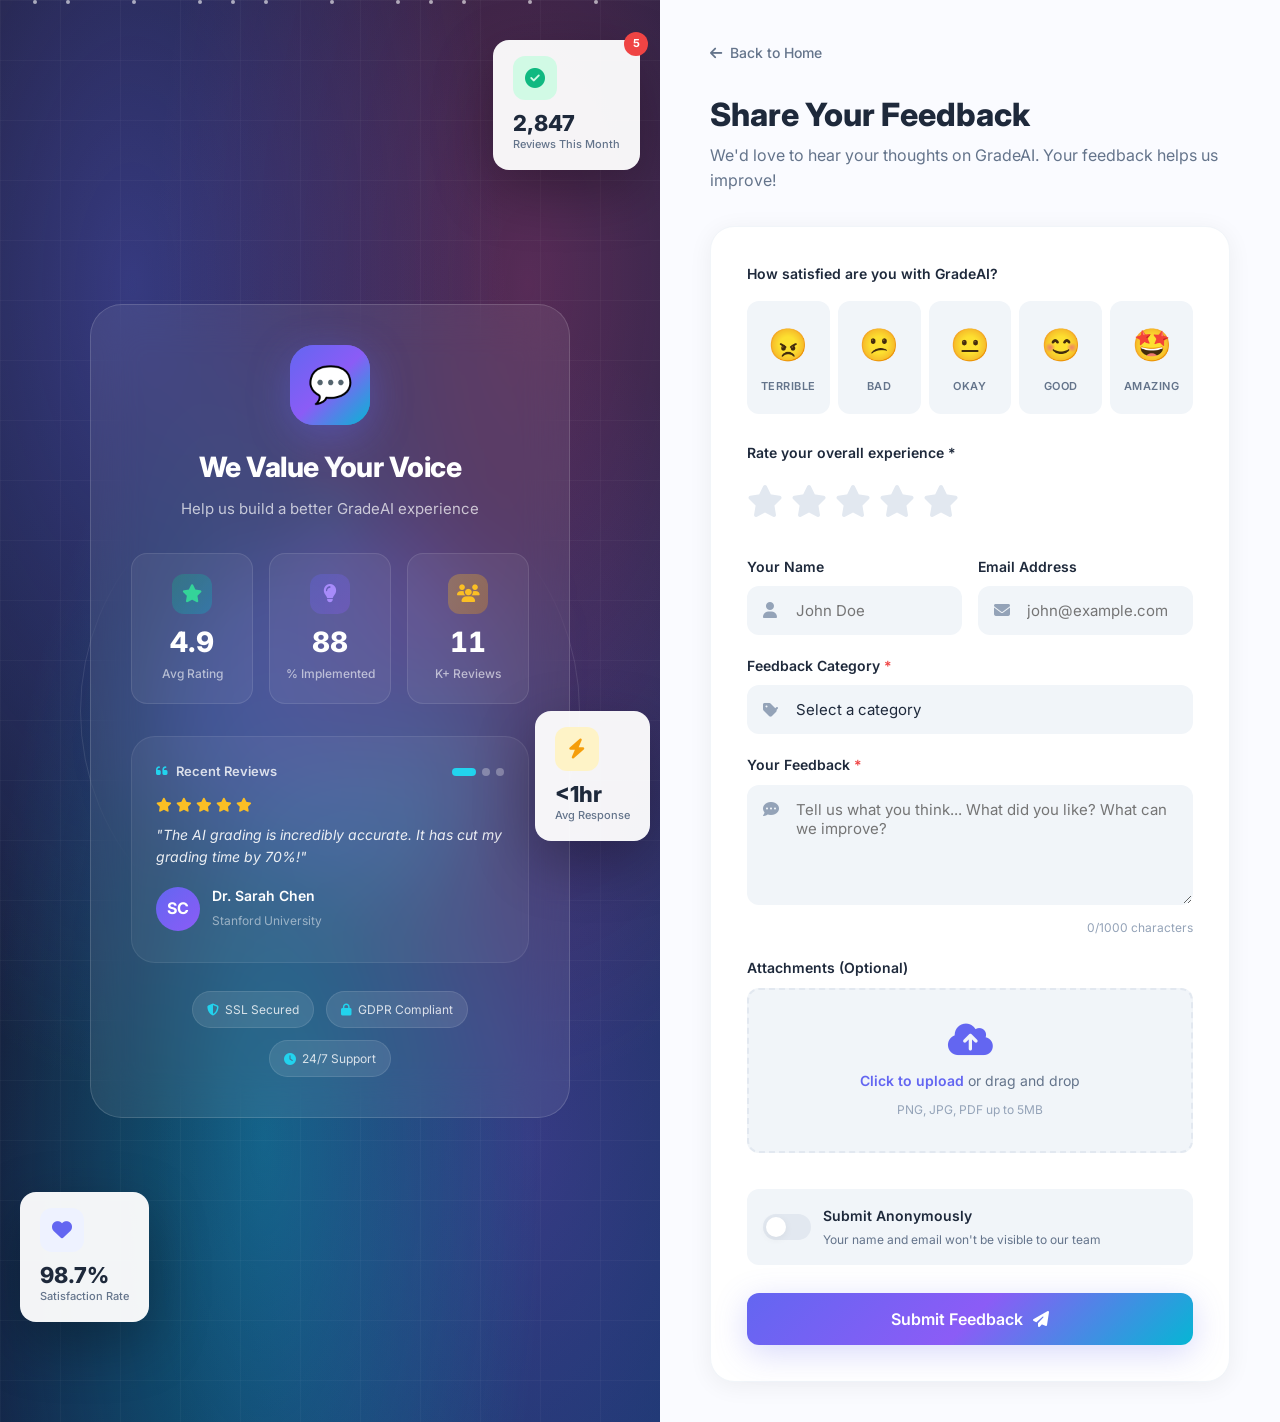
<file: feedback.html>
<!DOCTYPE html>
<html lang="en">
<head>
    <meta charset="UTF-8">
    <meta name="viewport" content="width=device-width, initial-scale=1.0">
    <title>Feedback - GradeAI</title>
    <link rel="preconnect" href="https://fonts.googleapis.com">
    <link rel="preconnect" href="https://fonts.gstatic.com" crossorigin>
    <link href="https://fonts.googleapis.com/css2?family=Inter:wght@300;400;500;600;700;800;900&display=swap" rel="stylesheet">
    <link rel="stylesheet" href="https://cdnjs.cloudflare.com/ajax/libs/font-awesome/6.5.1/css/all.min.css">
    <style>
        :root {
            --color-primary: #6366F1;
            --color-primary-dark: #4F46E5;
            --color-primary-light: #818CF8;
            --color-primary-soft: #EEF2FF;
            --color-accent: #06B6D4;
            --color-accent-dark: #0891B2;
            --color-accent-light: #22D3EE;
            --color-accent-soft: #ECFEFF;
            --color-success: #10B981;
            --color-success-soft: #D1FAE5;
            --color-warning: #F59E0B;
            --color-warning-soft: #FEF3C7;
            --color-error: #EF4444;
            --color-error-soft: #FEE2E2;
            --color-bg: #FAFBFF;
            --color-bg-pure: #FFFFFF;
            --color-bg-soft: #F1F5F9;
            --color-bg-card: #FFFFFF;
            --color-bg-gradient: linear-gradient(135deg, #667eea 0%, #764ba2 100%);
            --color-text: #1E293B;
            --color-text-secondary: #64748B;
            --color-text-muted: #94A3B8;
            --color-text-light: #CBD5E1;
            --color-border: #E2E8F0;
            --color-border-light: #F1F5F9;
            --color-border-focus: #6366F1;
            --gradient-primary: linear-gradient(135deg, #6366F1 0%, #8B5CF6 50%, #06B6D4 100%);
            --gradient-secondary: linear-gradient(135deg, #EC4899 0%, #8B5CF6 100%);
            --gradient-accent: linear-gradient(135deg, #06B6D4 0%, #10B981 100%);
            --gradient-warm: linear-gradient(135deg, #F59E0B 0%, #EF4444 100%);
            --gradient-hero: linear-gradient(135deg, #EEF2FF 0%, #ECFEFF 50%, #FDF4FF 100%);
            --shadow-xs: 0 1px 2px rgba(0, 0, 0, 0.05);
            --shadow-sm: 0 2px 8px rgba(0, 0, 0, 0.06);
            --shadow-md: 0 4px 16px rgba(0, 0, 0, 0.08);
            --shadow-lg: 0 8px 32px rgba(0, 0, 0, 0.1);
            --shadow-xl: 0 16px 48px rgba(0, 0, 0, 0.12);
            --shadow-primary: 0 8px 32px rgba(99, 102, 241, 0.25);
            --shadow-accent: 0 8px 32px rgba(6, 182, 212, 0.25);
            --shadow-card: 0 4px 24px rgba(0, 0, 0, 0.06);
            --shadow-card-hover: 0 12px 40px rgba(99, 102, 241, 0.15);
            --radius-sm: 8px;
            --radius-md: 12px;
            --radius-lg: 16px;
            --radius-xl: 24px;
            --radius-2xl: 32px;
            --radius-full: 9999px;
            --transition-fast: 0.15s ease;
            --transition: 0.3s ease;
            --transition-slow: 0.5s ease;
            --transition-bounce: 0.5s cubic-bezier(0.68, -0.55, 0.265, 1.55);
        }

        *, *::before, *::after {
            box-sizing: border-box;
            margin: 0;
            padding: 0;
        }

        body {
            font-family: 'Inter', -apple-system, BlinkMacSystemFont, sans-serif;
            background: var(--color-bg);
            color: var(--color-text);
            min-height: 100vh;
            line-height: 1.6;
            overflow-x: hidden;
        }

        /* ===== Main Layout ===== */
        .feedback-container {
            display: flex;
            min-height: 100vh;
        }

        /* ===== Left Panel - Complete Redesign ===== */
        .feedback-left {
            flex: 1;
            background: linear-gradient(135deg, #1a1a2e 0%, #16213e 50%, #0f3460 100%);
            position: relative;
            display: flex;
            align-items: center;
            justify-content: center;
            padding: 60px;
            overflow: hidden;
        }

        /* Animated Mesh Gradient Background */
        .mesh-gradient {
            position: absolute;
            inset: 0;
            background: 
                radial-gradient(ellipse at 20% 20%, rgba(99, 102, 241, 0.4) 0%, transparent 50%),
                radial-gradient(ellipse at 80% 20%, rgba(236, 72, 153, 0.3) 0%, transparent 50%),
                radial-gradient(ellipse at 40% 80%, rgba(6, 182, 212, 0.4) 0%, transparent 50%),
                radial-gradient(ellipse at 80% 80%, rgba(139, 92, 246, 0.3) 0%, transparent 50%);
            animation: meshMove 20s ease-in-out infinite;
        }

        @keyframes meshMove {
            0%, 100% { 
                background-position: 0% 0%, 100% 0%, 0% 100%, 100% 100%;
                filter: hue-rotate(0deg);
            }
            25% { 
                background-position: 50% 0%, 100% 50%, 50% 100%, 0% 50%;
            }
            50% { 
                background-position: 100% 0%, 50% 100%, 0% 50%, 100% 0%;
                filter: hue-rotate(30deg);
            }
            75% { 
                background-position: 0% 50%, 0% 100%, 100% 0%, 50% 100%;
            }
        }

        /* Animated Grid Pattern */
        .grid-pattern {
            position: absolute;
            inset: 0;
            background-image: 
                linear-gradient(rgba(255,255,255,0.03) 1px, transparent 1px),
                linear-gradient(90deg, rgba(255,255,255,0.03) 1px, transparent 1px);
            background-size: 60px 60px;
            animation: gridMove 30s linear infinite;
        }

        @keyframes gridMove {
            0% { transform: perspective(500px) rotateX(60deg) translateY(0); }
            100% { transform: perspective(500px) rotateX(60deg) translateY(60px); }
        }

        /* Floating Particles */
        .particles {
            position: absolute;
            inset: 0;
            overflow: hidden;
        }

        .particle {
            position: absolute;
            width: 4px;
            height: 4px;
            background: rgba(255, 255, 255, 0.6);
            border-radius: 50%;
            animation: particleFloat 15s infinite linear;
        }

        .particle:nth-child(1) { left: 10%; animation-delay: 0s; animation-duration: 12s; }
        .particle:nth-child(2) { left: 20%; animation-delay: -2s; animation-duration: 14s; }
        .particle:nth-child(3) { left: 30%; animation-delay: -4s; animation-duration: 11s; }
        .particle:nth-child(4) { left: 40%; animation-delay: -6s; animation-duration: 16s; }
        .particle:nth-child(5) { left: 50%; animation-delay: -8s; animation-duration: 13s; }
        .particle:nth-child(6) { left: 60%; animation-delay: -10s; animation-duration: 15s; }
        .particle:nth-child(7) { left: 70%; animation-delay: -12s; animation-duration: 12s; }
        .particle:nth-child(8) { left: 80%; animation-delay: -14s; animation-duration: 14s; }
        .particle:nth-child(9) { left: 90%; animation-delay: -3s; animation-duration: 17s; }
        .particle:nth-child(10) { left: 5%; animation-delay: -7s; animation-duration: 13s; }
        .particle:nth-child(11) { left: 35%; animation-delay: -9s; animation-duration: 18s; }
        .particle:nth-child(12) { left: 65%; animation-delay: -11s; animation-duration: 11s; }

        @keyframes particleFloat {
            0% {
                transform: translateY(100vh) scale(0);
                opacity: 0;
            }
            10% {
                opacity: 1;
            }
            90% {
                opacity: 1;
            }
            100% {
                transform: translateY(-100vh) scale(1);
                opacity: 0;
            }
        }

        /* Rotating Orbit Rings */
        .orbit-container {
            position: absolute;
            top: 50%;
            left: 50%;
            transform: translate(-50%, -50%);
            width: 500px;
            height: 500px;
        }

        .orbit-ring {
            position: absolute;
            top: 50%;
            left: 50%;
            transform: translate(-50%, -50%);
            border: 1px solid rgba(255, 255, 255, 0.1);
            border-radius: 50%;
            animation: orbitRotate linear infinite;
        }

        .orbit-ring-1 {
            width: 300px;
            height: 300px;
            animation-duration: 20s;
        }

        .orbit-ring-2 {
            width: 400px;
            height: 400px;
            animation-duration: 30s;
            animation-direction: reverse;
        }

        .orbit-ring-3 {
            width: 500px;
            height: 500px;
            animation-duration: 40s;
        }

        .orbit-dot {
            position: absolute;
            width: 10px;
            height: 10px;
            border-radius: 50%;
            top: -5px;
            left: 50%;
            transform: translateX(-50%);
        }

        .orbit-ring-1 .orbit-dot {
            background: linear-gradient(135deg, #6366F1, #8B5CF6);
            box-shadow: 0 0 20px rgba(99, 102, 241, 0.8);
        }

        .orbit-ring-2 .orbit-dot {
            background: linear-gradient(135deg, #06B6D4, #10B981);
            box-shadow: 0 0 20px rgba(6, 182, 212, 0.8);
        }

        .orbit-ring-3 .orbit-dot {
            background: linear-gradient(135deg, #EC4899, #F43F5E);
            box-shadow: 0 0 20px rgba(236, 72, 153, 0.8);
        }

        @keyframes orbitRotate {
            from { transform: translate(-50%, -50%) rotate(0deg); }
            to { transform: translate(-50%, -50%) rotate(360deg); }
        }

        /* Morphing Blob */
        .morphing-blob {
            position: absolute;
            width: 350px;
            height: 350px;
            background: linear-gradient(135deg, 
                rgba(99, 102, 241, 0.3) 0%, 
                rgba(139, 92, 246, 0.2) 50%, 
                rgba(6, 182, 212, 0.3) 100%);
            border-radius: 60% 40% 30% 70% / 60% 30% 70% 40%;
            filter: blur(40px);
            animation: morphBlob 15s ease-in-out infinite;
            top: 50%;
            left: 50%;
            transform: translate(-50%, -50%);
        }

        @keyframes morphBlob {
            0%, 100% {
                border-radius: 60% 40% 30% 70% / 60% 30% 70% 40%;
                transform: translate(-50%, -50%) rotate(0deg) scale(1);
            }
            25% {
                border-radius: 30% 60% 70% 40% / 50% 60% 30% 60%;
                transform: translate(-50%, -50%) rotate(90deg) scale(1.1);
            }
            50% {
                border-radius: 50% 60% 30% 60% / 30% 70% 40% 60%;
                transform: translate(-50%, -50%) rotate(180deg) scale(0.95);
            }
            75% {
                border-radius: 60% 30% 60% 40% / 70% 40% 60% 30%;
                transform: translate(-50%, -50%) rotate(270deg) scale(1.05);
            }
        }

        /* Main Content Card */
        .left-content {
            position: relative;
            z-index: 10;
            max-width: 480px;
            width: 100%;
        }

        /* Glassmorphic Main Card */
        .showcase-card {
            background: rgba(255, 255, 255, 0.08);
            backdrop-filter: blur(24px);
            -webkit-backdrop-filter: blur(24px);
            border: 1px solid rgba(255, 255, 255, 0.15);
            border-radius: var(--radius-2xl);
            padding: 40px;
            position: relative;
            overflow: hidden;
            animation: cardEntrance 1s ease-out;
        }

        @keyframes cardEntrance {
            from {
                opacity: 0;
                transform: translateY(40px) scale(0.95);
            }
            to {
                opacity: 1;
                transform: translateY(0) scale(1);
            }
        }

        /* Card Shine Effect */
        .showcase-card::before {
            content: '';
            position: absolute;
            top: 0;
            left: -100%;
            width: 100%;
            height: 100%;
            background: linear-gradient(90deg, 
                transparent, 
                rgba(255, 255, 255, 0.1), 
                transparent);
            animation: cardShine 4s ease-in-out infinite;
        }

        @keyframes cardShine {
            0%, 100% { left: -100%; }
            50% { left: 100%; }
        }

        /* Header with Icon */
        .showcase-header {
            text-align: center;
            margin-bottom: 32px;
            position: relative;
        }

        .showcase-icon-wrapper {
            width: 80px;
            height: 80px;
            margin: 0 auto 20px;
            position: relative;
        }

        .showcase-icon-bg {
            position: absolute;
            inset: 0;
            background: var(--gradient-primary);
            border-radius: var(--radius-xl);
            animation: iconPulse 3s ease-in-out infinite;
        }

        @keyframes iconPulse {
            0%, 100% { transform: scale(1); opacity: 0.3; }
            50% { transform: scale(1.2); opacity: 0.1; }
        }

        .showcase-icon {
            position: relative;
            width: 100%;
            height: 100%;
            background: var(--gradient-primary);
            border-radius: var(--radius-xl);
            display: flex;
            align-items: center;
            justify-content: center;
            font-size: 36px;
            box-shadow: 0 10px 40px rgba(99, 102, 241, 0.4);
        }

        .showcase-title {
            font-size: 28px;
            font-weight: 800;
            color: #fff;
            margin-bottom: 8px;
            letter-spacing: -0.5px;
        }

        .showcase-subtitle {
            color: rgba(255, 255, 255, 0.7);
            font-size: 15px;
        }

        /* Animated Stats Counter */
        .stats-grid {
            display: grid;
            grid-template-columns: repeat(3, 1fr);
            gap: 16px;
            margin-bottom: 32px;
        }

        .stat-item {
            background: rgba(255, 255, 255, 0.06);
            border: 1px solid rgba(255, 255, 255, 0.1);
            border-radius: var(--radius-lg);
            padding: 20px 12px;
            text-align: center;
            transition: all var(--transition);
            cursor: default;
        }

        .stat-item:hover {
            background: rgba(255, 255, 255, 0.12);
            transform: translateY(-4px);
            border-color: rgba(255, 255, 255, 0.2);
        }

        .stat-icon {
            width: 40px;
            height: 40px;
            margin: 0 auto 12px;
            border-radius: var(--radius-md);
            display: flex;
            align-items: center;
            justify-content: center;
            font-size: 18px;
        }

        .stat-item:nth-child(1) .stat-icon {
            background: linear-gradient(135deg, rgba(16, 185, 129, 0.3), rgba(6, 182, 212, 0.3));
            color: #34D399;
        }

        .stat-item:nth-child(2) .stat-icon {
            background: linear-gradient(135deg, rgba(99, 102, 241, 0.3), rgba(139, 92, 246, 0.3));
            color: #A78BFA;
        }

        .stat-item:nth-child(3) .stat-icon {
            background: linear-gradient(135deg, rgba(251, 191, 36, 0.3), rgba(245, 158, 11, 0.3));
            color: #FBBF24;
        }

        .stat-value {
            font-size: 28px;
            font-weight: 800;
            color: #fff;
            line-height: 1.2;
            font-variant-numeric: tabular-nums;
        }

        .stat-label {
            font-size: 12px;
            color: rgba(255, 255, 255, 0.6);
            font-weight: 500;
            margin-top: 4px;
        }

        /* Testimonial Carousel */
        .testimonial-carousel {
            position: relative;
            background: rgba(255, 255, 255, 0.05);
            border-radius: var(--radius-xl);
            padding: 24px;
            border: 1px solid rgba(255, 255, 255, 0.08);
            overflow: hidden;
        }

        .testimonial-header {
            display: flex;
            align-items: center;
            justify-content: space-between;
            margin-bottom: 16px;
        }

        .testimonial-label {
            display: flex;
            align-items: center;
            gap: 8px;
            font-size: 13px;
            font-weight: 600;
            color: rgba(255, 255, 255, 0.8);
        }

        .testimonial-label i {
            color: var(--color-accent-light);
        }

        .carousel-dots {
            display: flex;
            gap: 6px;
        }

        .carousel-dot {
            width: 8px;
            height: 8px;
            border-radius: 50%;
            background: rgba(255, 255, 255, 0.3);
            transition: all var(--transition);
            cursor: pointer;
        }

        .carousel-dot.active {
            background: var(--color-accent-light);
            width: 24px;
            border-radius: 4px;
        }

        .testimonial-slides {
            position: relative;
            height: 140px;
        }

        .testimonial-slide {
            position: absolute;
            inset: 0;
            opacity: 0;
            transform: translateX(30px);
            transition: all 0.5s ease;
        }

        .testimonial-slide.active {
            opacity: 1;
            transform: translateX(0);
        }

        .testimonial-content {
            margin-bottom: 16px;
        }

        .testimonial-stars {
            display: flex;
            gap: 4px;
            margin-bottom: 12px;
        }

        .testimonial-stars i {
            color: #FBBF24;
            font-size: 14px;
        }

        .testimonial-text {
            color: rgba(255, 255, 255, 0.9);
            font-size: 14px;
            font-style: italic;
            line-height: 1.6;
        }

        .testimonial-author {
            display: flex;
            align-items: center;
            gap: 12px;
        }

        .testimonial-avatar {
            width: 44px;
            height: 44px;
            border-radius: 50%;
            display: flex;
            align-items: center;
            justify-content: center;
            font-size: 16px;
            font-weight: 700;
            color: #fff;
        }

        .testimonial-slide:nth-child(1) .testimonial-avatar {
            background: linear-gradient(135deg, #6366F1, #8B5CF6);
        }

        .testimonial-slide:nth-child(2) .testimonial-avatar {
            background: linear-gradient(135deg, #06B6D4, #10B981);
        }

        .testimonial-slide:nth-child(3) .testimonial-avatar {
            background: linear-gradient(135deg, #EC4899, #F43F5E);
        }

        .author-info h4 {
            color: #fff;
            font-size: 14px;
            font-weight: 600;
        }

        .author-info span {
            color: rgba(255, 255, 255, 0.5);
            font-size: 12px;
        }

        /* Floating 3D Cards */
        .float-card {
            position: absolute;
            background: rgba(255, 255, 255, 0.95);
            border-radius: var(--radius-lg);
            padding: 16px 20px;
            box-shadow: 0 20px 60px rgba(0, 0, 0, 0.3);
            z-index: 20;
            transform-style: preserve-3d;
            animation: floatCard3D 6s ease-in-out infinite;
        }

        .float-card::before {
            content: '';
            position: absolute;
            inset: 0;
            border-radius: var(--radius-lg);
            padding: 2px;
            background: var(--gradient-primary);
            -webkit-mask: linear-gradient(#fff 0 0) content-box, linear-gradient(#fff 0 0);
            mask: linear-gradient(#fff 0 0) content-box, linear-gradient(#fff 0 0);
            -webkit-mask-composite: xor;
            mask-composite: exclude;
            opacity: 0;
            transition: opacity var(--transition);
        }

        .float-card:hover::before {
            opacity: 1;
        }

        .float-card-1 {
            top: 40px;
            right: 20px;
            animation-delay: 0s;
        }

        .float-card-2 {
            bottom: 100px;
            left: 20px;
            animation-delay: -2s;
        }

        .float-card-3 {
            top: 50%;
            right: 10px;
            animation-delay: -4s;
        }

        @keyframes floatCard3D {
            0%, 100% {
                transform: translateY(0) rotateX(0deg) rotateY(0deg);
            }
            25% {
                transform: translateY(-10px) rotateX(3deg) rotateY(-3deg);
            }
            50% {
                transform: translateY(-5px) rotateX(-3deg) rotateY(3deg);
            }
            75% {
                transform: translateY(-15px) rotateX(2deg) rotateY(-2deg);
            }
        }

        .float-card-icon {
            width: 44px;
            height: 44px;
            border-radius: var(--radius-md);
            display: flex;
            align-items: center;
            justify-content: center;
            font-size: 20px;
            margin-bottom: 10px;
        }

        .float-card-1 .float-card-icon {
            background: var(--color-success-soft);
            color: var(--color-success);
        }

        .float-card-2 .float-card-icon {
            background: var(--color-primary-soft);
            color: var(--color-primary);
        }

        .float-card-3 .float-card-icon {
            background: var(--color-warning-soft);
            color: var(--color-warning);
        }

        .float-card-value {
            font-size: 22px;
            font-weight: 800;
            color: var(--color-text);
            line-height: 1.2;
        }

        .float-card-label {
            font-size: 11px;
            color: var(--color-text-secondary);
            font-weight: 500;
        }

        /* Notification Badge */
        .notification-badge {
            position: absolute;
            top: -8px;
            right: -8px;
            width: 24px;
            height: 24px;
            background: var(--color-error);
            border-radius: 50%;
            display: flex;
            align-items: center;
            justify-content: center;
            font-size: 11px;
            font-weight: 700;
            color: #fff;
            animation: badgePulse 2s ease-in-out infinite;
        }

        @keyframes badgePulse {
            0%, 100% { transform: scale(1); }
            50% { transform: scale(1.15); }
        }

        /* Trust Badges Row */
        .trust-badges {
            display: flex;
            justify-content: center;
            gap: 12px;
            margin-top: 28px;
            flex-wrap: wrap;
        }

        .trust-badge {
            display: flex;
            align-items: center;
            gap: 6px;
            background: rgba(255, 255, 255, 0.1);
            padding: 8px 14px;
            border-radius: var(--radius-full);
            font-size: 12px;
            color: rgba(255, 255, 255, 0.8);
            border: 1px solid rgba(255, 255, 255, 0.1);
            transition: all var(--transition);
        }

        .trust-badge:hover {
            background: rgba(255, 255, 255, 0.15);
            transform: translateY(-2px);
        }

        .trust-badge i {
            color: var(--color-accent-light);
        }

        /* ===== Right Panel ===== */
        .feedback-right {
            flex: 1;
            display: flex;
            align-items: center;
            justify-content: center;
            padding: 40px;
            background: var(--color-bg);
            position: relative;
        }

        .form-container {
            width: 100%;
            max-width: 520px;
            animation: fadeInUp 0.6s ease-out;
        }

        @keyframes fadeInUp {
            from {
                opacity: 0;
                transform: translateY(20px);
            }
            to {
                opacity: 1;
                transform: translateY(0);
            }
        }

        /* Back Link */
        .back-link {
            display: inline-flex;
            align-items: center;
            gap: 8px;
            color: var(--color-text-secondary);
            text-decoration: none;
            font-size: 14px;
            font-weight: 500;
            margin-bottom: 32px;
            transition: all var(--transition);
        }

        .back-link:hover {
            color: var(--color-primary);
            gap: 10px;
        }

        .back-link i {
            transition: transform var(--transition);
        }

        .back-link:hover i {
            transform: translateX(-3px);
        }

        /* Form Header */
        .form-header {
            margin-bottom: 32px;
        }

        .form-title {
            font-size: 32px;
            font-weight: 800;
            color: var(--color-text);
            margin-bottom: 8px;
            line-height: 1.2;
        }

        .form-subtitle {
            color: var(--color-text-secondary);
            font-size: 16px;
        }

        /* Form Card */
        .form-card {
            background: var(--color-bg-card);
            border-radius: var(--radius-xl);
            padding: 36px;
            box-shadow: var(--shadow-card);
            border: 1px solid var(--color-border-light);
        }

        /* Satisfaction Selector */
        .satisfaction-group {
            margin-bottom: 28px;
        }

        .satisfaction-label {
            display: block;
            font-size: 14px;
            font-weight: 600;
            color: var(--color-text);
            margin-bottom: 16px;
        }

        .satisfaction-options {
            display: flex;
            justify-content: space-between;
            gap: 8px;
        }

        .satisfaction-option {
            flex: 1;
            display: flex;
            flex-direction: column;
            align-items: center;
            gap: 8px;
            padding: 16px 8px;
            background: var(--color-bg-soft);
            border: 2px solid transparent;
            border-radius: var(--radius-md);
            cursor: pointer;
            transition: all var(--transition);
        }

        .satisfaction-option:hover {
            background: var(--color-primary-soft);
            border-color: var(--color-primary-light);
        }

        .satisfaction-option.active {
            background: var(--color-primary-soft);
            border-color: var(--color-primary);
        }

        .satisfaction-emoji {
            font-size: 32px;
            transition: transform var(--transition-bounce);
        }

        .satisfaction-option:hover .satisfaction-emoji,
        .satisfaction-option.active .satisfaction-emoji {
            transform: scale(1.2);
        }

        .satisfaction-text {
            font-size: 11px;
            font-weight: 600;
            color: var(--color-text-secondary);
            text-transform: uppercase;
            letter-spacing: 0.5px;
        }

        .satisfaction-option.active .satisfaction-text {
            color: var(--color-primary);
        }

        /* Star Rating */
        .rating-group {
            margin-bottom: 28px;
        }

        .rating-label {
            display: block;
            font-size: 14px;
            font-weight: 600;
            color: var(--color-text);
            margin-bottom: 12px;
        }

        .star-rating {
            display: flex;
            flex-direction: row-reverse;
            justify-content: flex-end;
            gap: 8px;
        }

        .star-rating input {
            display: none;
        }

        .star-rating label {
            font-size: 32px;
            color: var(--color-border);
            cursor: pointer;
            transition: all var(--transition);
        }

        .star-rating label:hover,
        .star-rating label:hover ~ label,
        .star-rating input:checked ~ label {
            color: #FBBF24;
        }

        /* Form Groups */
        .form-row {
            display: grid;
            grid-template-columns: 1fr 1fr;
            gap: 16px;
        }

        .form-group {
            margin-bottom: 20px;
        }

        .form-group label {
            display: block;
            font-size: 14px;
            font-weight: 600;
            color: var(--color-text);
            margin-bottom: 8px;
        }

        .form-group label span {
            color: var(--color-error);
        }

        .input-wrapper {
            position: relative;
        }

        .input-wrapper i {
            position: absolute;
            left: 16px;
            top: 50%;
            transform: translateY(-50%);
            color: var(--color-text-muted);
            font-size: 16px;
            transition: color var(--transition);
        }

        .input-wrapper input,
        .input-wrapper select {
            width: 100%;
            padding: 14px 16px 14px 48px;
            font-size: 15px;
            font-family: inherit;
            color: var(--color-text);
            background: var(--color-bg-soft);
            border: 1.5px solid transparent;
            border-radius: var(--radius-md);
            transition: all var(--transition);
        }

        .input-wrapper input:focus,
        .input-wrapper select:focus {
            outline: none;
            background: var(--color-bg-pure);
            border-color: var(--color-primary);
            box-shadow: 0 0 0 4px rgba(99, 102, 241, 0.12);
        }

        .input-wrapper input:focus + i,
        .input-wrapper select:focus + i {
            color: var(--color-primary);
        }

        .input-wrapper select {
            cursor: pointer;
            appearance: none;
        }

        .select-arrow {
            position: absolute;
            right: 16px;
            top: 50%;
            transform: translateY(-50%);
            color: var(--color-text-muted);
            pointer-events: none;
        }

        /* Textarea */
        .textarea-wrapper {
            position: relative;
        }

        .textarea-wrapper i {
            position: absolute;
            left: 16px;
            top: 16px;
            color: var(--color-text-muted);
            font-size: 16px;
            transition: color var(--transition);
        }

        .textarea-wrapper textarea {
            width: 100%;
            padding: 14px 16px 14px 48px;
            font-size: 15px;
            font-family: inherit;
            color: var(--color-text);
            background: var(--color-bg-soft);
            border: 1.5px solid transparent;
            border-radius: var(--radius-md);
            resize: vertical;
            min-height: 120px;
            transition: all var(--transition);
        }

        .textarea-wrapper textarea:focus {
            outline: none;
            background: var(--color-bg-pure);
            border-color: var(--color-primary);
            box-shadow: 0 0 0 4px rgba(99, 102, 241, 0.12);
        }

        .textarea-wrapper textarea:focus + i {
            color: var(--color-primary);
        }

        .char-count {
            text-align: right;
            font-size: 12px;
            color: var(--color-text-muted);
            margin-top: 6px;
        }

        /* File Upload */
        .file-upload {
            margin-bottom: 24px;
        }

        .file-upload > label {
            display: block;
            font-size: 14px;
            font-weight: 600;
            color: var(--color-text);
            margin-bottom: 8px;
        }

        .file-drop-zone {
            border: 2px dashed var(--color-border);
            border-radius: var(--radius-md);
            padding: 32px;
            text-align: center;
            cursor: pointer;
            transition: all var(--transition);
            background: var(--color-bg-soft);
        }

        .file-drop-zone:hover,
        .file-drop-zone.dragover {
            border-color: var(--color-primary);
            background: var(--color-primary-soft);
        }

        .file-drop-zone i {
            font-size: 36px;
            color: var(--color-primary);
            margin-bottom: 12px;
        }

        .file-drop-text {
            font-size: 14px;
            color: var(--color-text-secondary);
        }

        .file-drop-text span {
            color: var(--color-primary);
            font-weight: 600;
        }

        .file-types {
            font-size: 12px;
            color: var(--color-text-muted);
            margin-top: 8px;
        }

        .file-input {
            display: none;
        }

        .uploaded-files {
            margin-top: 12px;
            display: flex;
            flex-direction: column;
            gap: 8px;
        }

        .uploaded-file {
            display: flex;
            align-items: center;
            gap: 12px;
            padding: 10px 14px;
            background: var(--color-bg-soft);
            border-radius: var(--radius-sm);
        }

        .uploaded-file i {
            color: var(--color-primary);
        }

        .uploaded-file-name {
            flex: 1;
            font-size: 13px;
            color: var(--color-text);
        }

        .uploaded-file-remove {
            background: none;
            border: none;
            color: var(--color-text-muted);
            cursor: pointer;
            padding: 4px;
            transition: color var(--transition);
        }

        .uploaded-file-remove:hover {
            color: var(--color-error);
        }

        /* Anonymous Toggle */
        .anonymous-toggle {
            display: flex;
            align-items: center;
            gap: 12px;
            margin-bottom: 28px;
            padding: 16px;
            background: var(--color-bg-soft);
            border-radius: var(--radius-md);
        }

        .toggle-switch {
            position: relative;
            width: 48px;
            height: 26px;
            flex-shrink: 0;
        }

        .toggle-switch input {
            opacity: 0;
            width: 0;
            height: 0;
        }

        .toggle-slider {
            position: absolute;
            cursor: pointer;
            top: 0;
            left: 0;
            right: 0;
            bottom: 0;
            background: var(--color-border);
            border-radius: var(--radius-full);
            transition: all var(--transition);
        }

        .toggle-slider:before {
            position: absolute;
            content: "";
            height: 20px;
            width: 20px;
            left: 3px;
            bottom: 3px;
            background: white;
            border-radius: 50%;
            transition: all var(--transition);
            box-shadow: var(--shadow-sm);
        }

        .toggle-switch input:checked + .toggle-slider {
            background: var(--color-primary);
        }

        .toggle-switch input:checked + .toggle-slider:before {
            transform: translateX(22px);
        }

        .toggle-info h4 {
            font-size: 14px;
            font-weight: 600;
            color: var(--color-text);
            margin-bottom: 2px;
        }

        .toggle-info p {
            font-size: 12px;
            color: var(--color-text-secondary);
        }

        /* Submit Button */
        .submit-btn {
            width: 100%;
            padding: 16px;
            font-size: 16px;
            font-weight: 600;
            font-family: inherit;
            color: white;
            background: var(--gradient-primary);
            border: none;
            border-radius: var(--radius-md);
            cursor: pointer;
            display: flex;
            align-items: center;
            justify-content: center;
            gap: 10px;
            transition: all var(--transition);
            box-shadow: var(--shadow-primary);
            position: relative;
            overflow: hidden;
        }

        .submit-btn::before {
            content: '';
            position: absolute;
            top: 0;
            left: -100%;
            width: 100%;
            height: 100%;
            background: linear-gradient(90deg, transparent, rgba(255,255,255,0.2), transparent);
            transition: left 0.5s ease;
        }

        .submit-btn:hover::before {
            left: 100%;
        }

        .submit-btn:hover {
            transform: translateY(-2px);
            box-shadow: 0 12px 40px rgba(99, 102, 241, 0.35);
        }

        .submit-btn:active {
            transform: translateY(0);
        }

        .submit-btn.loading {
            pointer-events: none;
            opacity: 0.8;
        }

        .spinner {
            width: 20px;
            height: 20px;
            border: 2px solid rgba(255,255,255,0.3);
            border-top-color: white;
            border-radius: 50%;
            animation: spin 0.8s linear infinite;
        }

        @keyframes spin {
            to { transform: rotate(360deg); }
        }

        /* Success Message */
        .success-message {
            display: none;
            text-align: center;
            padding: 60px 20px;
        }

        .success-message.show {
            display: block;
            animation: fadeInUp 0.5s ease;
        }

        .success-icon {
            width: 80px;
            height: 80px;
            background: var(--color-success-soft);
            border-radius: 50%;
            display: flex;
            align-items: center;
            justify-content: center;
            margin: 0 auto 24px;
        }

        .success-icon i {
            font-size: 36px;
            color: var(--color-success);
        }

        .success-message h3 {
            font-size: 24px;
            font-weight: 700;
            color: var(--color-text);
            margin-bottom: 8px;
        }

        .success-message p {
            color: var(--color-text-secondary);
            margin-bottom: 24px;
        }

        .success-btn {
            display: inline-flex;
            align-items: center;
            gap: 8px;
            padding: 12px 24px;
            background: var(--color-primary);
            color: white;
            text-decoration: none;
            border-radius: var(--radius-md);
            font-weight: 600;
            transition: all var(--transition);
        }

        .success-btn:hover {
            background: var(--color-primary-dark);
            transform: translateY(-2px);
        }

        /* Mobile Logo */
        .mobile-logo {
            display: none;
            margin-bottom: 24px;
        }

        .mobile-logo a {
            display: flex;
            align-items: center;
            gap: 10px;
            text-decoration: none;
        }

        .mobile-logo-icon {
            width: 40px;
            height: 40px;
            background: var(--gradient-primary);
            border-radius: var(--radius-md);
            display: flex;
            align-items: center;
            justify-content: center;
        }

        .mobile-logo-icon i {
            font-size: 20px;
            color: white;
        }

        .mobile-logo-text {
            font-size: 22px;
            font-weight: 800;
            color: var(--color-text);
        }

        /* ===== Responsive ===== */
        @media (max-width: 1200px) {
            .float-card {
                display: none;
            }
            
            .orbit-container {
                width: 400px;
                height: 400px;
            }
            
            .orbit-ring-1 { width: 200px; height: 200px; }
            .orbit-ring-2 { width: 300px; height: 300px; }
            .orbit-ring-3 { width: 400px; height: 400px; }
        }

        @media (max-width: 1024px) {
            .feedback-left {
                display: none;
            }
            
            .mobile-logo {
                display: block;
            }
            
            .feedback-right {
                flex: none;
                width: 100%;
            }
        }

        @media (max-width: 640px) {
            .feedback-right {
                padding: 24px 16px;
            }
            
            .form-card {
                padding: 24px;
            }
            
            .form-title {
                font-size: 26px;
            }
            
            .form-row {
                grid-template-columns: 1fr;
            }
            
            .satisfaction-options {
                flex-wrap: wrap;
            }
            
            .satisfaction-option {
                min-width: calc(33.33% - 6px);
            }
            
            .satisfaction-emoji {
                font-size: 28px;
            }
            
            .star-rating label {
                font-size: 28px;
            }
        }
    </style>
</head>
<body>
    <div class="feedback-container">
        <!-- Left Panel - Modern Animated Design -->
        <div class="feedback-left">
            <!-- Animated Background Layers -->
            <div class="mesh-gradient"></div>
            <div class="grid-pattern"></div>
            
            <!-- Floating Particles -->
            <div class="particles">
                <div class="particle"></div>
                <div class="particle"></div>
                <div class="particle"></div>
                <div class="particle"></div>
                <div class="particle"></div>
                <div class="particle"></div>
                <div class="particle"></div>
                <div class="particle"></div>
                <div class="particle"></div>
                <div class="particle"></div>
                <div class="particle"></div>
                <div class="particle"></div>
            </div>

            <!-- Rotating Orbit Rings -->
            <div class="orbit-container">
                <div class="orbit-ring orbit-ring-1">
                    <div class="orbit-dot"></div>
                </div>
                <div class="orbit-ring orbit-ring-2">
                    <div class="orbit-dot"></div>
                </div>
                <div class="orbit-ring orbit-ring-3">
                    <div class="orbit-dot"></div>
                </div>
            </div>

            <!-- Morphing Blob -->
            <div class="morphing-blob"></div>

            <!-- Floating 3D Cards -->
            <div class="float-card float-card-1">
                <div class="notification-badge">5</div>
                <div class="float-card-icon">
                    <i class="fas fa-check-circle"></i>
                </div>
                <div class="float-card-value">2,847</div>
                <div class="float-card-label">Reviews This Month</div>
            </div>

            <div class="float-card float-card-2">
                <div class="float-card-icon">
                    <i class="fas fa-heart"></i>
                </div>
                <div class="float-card-value">98.7%</div>
                <div class="float-card-label">Satisfaction Rate</div>
            </div>

            <div class="float-card float-card-3">
                <div class="float-card-icon">
                    <i class="fas fa-bolt"></i>
                </div>
                <div class="float-card-value">&lt;1hr</div>
                <div class="float-card-label">Avg Response</div>
            </div>

            <!-- Main Content Card -->
            <div class="left-content">
                <div class="showcase-card">
                    <!-- Header -->
                    <div class="showcase-header">
                        <div class="showcase-icon-wrapper">
                            <div class="showcase-icon-bg"></div>
                            <div class="showcase-icon">💬</div>
                        </div>
                        <h2 class="showcase-title">We Value Your Voice</h2>
                        <p class="showcase-subtitle">Help us build a better GradeAI experience</p>
                    </div>

                    <!-- Animated Stats -->
                    <div class="stats-grid">
                        <div class="stat-item">
                            <div class="stat-icon">
                                <i class="fas fa-star"></i>
                            </div>
                            <div class="stat-value" data-target="4.9">0</div>
                            <div class="stat-label">Avg Rating</div>
                        </div>
                        <div class="stat-item">
                            <div class="stat-icon">
                                <i class="fas fa-lightbulb"></i>
                            </div>
                            <div class="stat-value" data-target="89">0</div>
                            <div class="stat-label">% Implemented</div>
                        </div>
                        <div class="stat-item">
                            <div class="stat-icon">
                                <i class="fas fa-users"></i>
                            </div>
                            <div class="stat-value" data-target="12">0</div>
                            <div class="stat-label">K+ Reviews</div>
                        </div>
                    </div>

                    <!-- Testimonial Carousel -->
                    <div class="testimonial-carousel">
                        <div class="testimonial-header">
                            <div class="testimonial-label">
                                <i class="fas fa-quote-left"></i>
                                Recent Reviews
                            </div>
                            <div class="carousel-dots">
                                <div class="carousel-dot active" data-slide="0"></div>
                                <div class="carousel-dot" data-slide="1"></div>
                                <div class="carousel-dot" data-slide="2"></div>
                            </div>
                        </div>
                        <div class="testimonial-slides">
                            <div class="testimonial-slide active">
                                <div class="testimonial-content">
                                    <div class="testimonial-stars">
                                        <i class="fas fa-star"></i>
                                        <i class="fas fa-star"></i>
                                        <i class="fas fa-star"></i>
                                        <i class="fas fa-star"></i>
                                        <i class="fas fa-star"></i>
                                    </div>
                                    <p class="testimonial-text">"The AI grading is incredibly accurate. It has cut my grading time by 70%!"</p>
                                </div>
                                <div class="testimonial-author">
                                    <div class="testimonial-avatar">SC</div>
                                    <div class="author-info">
                                        <h4>Dr. Sarah Chen</h4>
                                        <span>Stanford University</span>
                                    </div>
                                </div>
                            </div>
                            <div class="testimonial-slide">
                                <div class="testimonial-content">
                                    <div class="testimonial-stars">
                                        <i class="fas fa-star"></i>
                                        <i class="fas fa-star"></i>
                                        <i class="fas fa-star"></i>
                                        <i class="fas fa-star"></i>
                                        <i class="fas fa-star"></i>
                                    </div>
                                    <p class="testimonial-text">"Best investment for our department. The analytics dashboard is fantastic!"</p>
                                </div>
                                <div class="testimonial-author">
                                    <div class="testimonial-avatar">JM</div>
                                    <div class="author-info">
                                        <h4>James Miller</h4>
                                        <span>MIT Department Head</span>
                                    </div>
                                </div>
                            </div>
                            <div class="testimonial-slide">
                                <div class="testimonial-content">
                                    <div class="testimonial-stars">
                                        <i class="fas fa-star"></i>
                                        <i class="fas fa-star"></i>
                                        <i class="fas fa-star"></i>
                                        <i class="fas fa-star"></i>
                                        <i class="fas fa-star-half-alt"></i>
                                    </div>
                                    <p class="testimonial-text">"My students get instant, constructive feedback. Game changer for learning!"</p>
                                </div>
                                <div class="testimonial-author">
                                    <div class="testimonial-avatar">EW</div>
                                    <div class="author-info">
                                        <h4>Prof. Emily Watson</h4>
                                        <span>Oxford University</span>
                                    </div>
                                </div>
                            </div>
                        </div>
                    </div>

                    <!-- Trust Badges -->
                    <div class="trust-badges">
                        <div class="trust-badge">
                            <i class="fas fa-shield-alt"></i>
                            SSL Secured
                        </div>
                        <div class="trust-badge">
                            <i class="fas fa-lock"></i>
                            GDPR Compliant
                        </div>
                        <div class="trust-badge">
                            <i class="fas fa-clock"></i>
                            24/7 Support
                        </div>
                    </div>
                </div>
            </div>
        </div>

        <!-- Right Panel - Form -->
        <div class="feedback-right">
            <div class="form-container">
                <!-- Mobile Logo -->
                <div class="mobile-logo">
                    <a href="index.html">
                        <div class="mobile-logo-icon">
                            <i class="fas fa-brain"></i>
                        </div>
                        <span class="mobile-logo-text">GradeAI</span>
                    </a>
                </div>

                <!-- Back Link -->
                <a href="index.html" class="back-link">
                    <i class="fas fa-arrow-left"></i>
                    Back to Home
                </a>

                <!-- Form Header -->
                <div class="form-header">
                    <h1 class="form-title">Share Your Feedback</h1>
                    <p class="form-subtitle">We'd love to hear your thoughts on GradeAI. Your feedback helps us improve!</p>
                </div>

                <!-- Form Card -->
                <div class="form-card">
                    <form id="feedbackForm">
                        <!-- Satisfaction Selector -->
                        <div class="satisfaction-group">
                            <label class="satisfaction-label">How satisfied are you with GradeAI?</label>
                            <div class="satisfaction-options">
                                <div class="satisfaction-option" data-value="very-unhappy">
                                    <span class="satisfaction-emoji">😠</span>
                                    <span class="satisfaction-text">Terrible</span>
                                </div>
                                <div class="satisfaction-option" data-value="unhappy">
                                    <span class="satisfaction-emoji">😕</span>
                                    <span class="satisfaction-text">Bad</span>
                                </div>
                                <div class="satisfaction-option" data-value="neutral">
                                    <span class="satisfaction-emoji">😐</span>
                                    <span class="satisfaction-text">Okay</span>
                                </div>
                                <div class="satisfaction-option" data-value="happy">
                                    <span class="satisfaction-emoji">😊</span>
                                    <span class="satisfaction-text">Good</span>
                                </div>
                                <div class="satisfaction-option" data-value="very-happy">
                                    <span class="satisfaction-emoji">🤩</span>
                                    <span class="satisfaction-text">Amazing</span>
                                </div>
                            </div>
                            <input type="hidden" name="satisfaction" id="satisfactionInput">
                        </div>

                        <!-- Star Rating -->
                        <div class="rating-group">
                            <label class="rating-label">Rate your overall experience <span>*</span></label>
                            <div class="star-rating">
                                <input type="radio" name="rating" value="5" id="star5">
                                <label for="star5"><i class="fas fa-star"></i></label>
                                <input type="radio" name="rating" value="4" id="star4">
                                <label for="star4"><i class="fas fa-star"></i></label>
                                <input type="radio" name="rating" value="3" id="star3">
                                <label for="star3"><i class="fas fa-star"></i></label>
                                <input type="radio" name="rating" value="2" id="star2">
                                <label for="star2"><i class="fas fa-star"></i></label>
                                <input type="radio" name="rating" value="1" id="star1">
                                <label for="star1"><i class="fas fa-star"></i></label>
                            </div>
                        </div>

                        <!-- Name & Email Row -->
                        <div class="form-row">
                            <div class="form-group">
                                <label>Your Name</label>
                                <div class="input-wrapper">
                                    <input type="text" name="name" placeholder="John Doe">
                                    <i class="fas fa-user"></i>
                                </div>
                            </div>
                            <div class="form-group">
                                <label>Email Address</label>
                                <div class="input-wrapper">
                                    <input type="email" name="email" placeholder="john@example.com">
                                    <i class="fas fa-envelope"></i>
                                </div>
                            </div>
                        </div>

                        <!-- Category -->
                        <div class="form-group">
                            <label>Feedback Category <span>*</span></label>
                            <div class="input-wrapper">
                                <select name="category" required>
                                    <option value="">Select a category</option>
                                    <option value="general">General Feedback</option>
                                    <option value="feature">Feature Request</option>
                                    <option value="bug">Bug Report</option>
                                    <option value="ui">UI/UX Improvement</option>
                                    <option value="performance">Performance Issue</option>
                                    <option value="pricing">Pricing & Plans</option>
                                    <option value="other">Other</option>
                                </select>
                                <i class="fas fa-tag"></i>
                                <i class="fas fa-chevron-down select-arrow"></i>
                            </div>
                        </div>

                        <!-- Message -->
                        <div class="form-group">
                            <label>Your Feedback <span>*</span></label>
                            <div class="textarea-wrapper">
                                <textarea name="message" placeholder="Tell us what you think... What did you like? What can we improve?" required maxlength="1000" id="feedbackMessage"></textarea>
                                <i class="fas fa-comment-dots"></i>
                            </div>
                            <div class="char-count"><span id="charCount">0</span>/1000 characters</div>
                        </div>

                        <!-- File Upload -->
                        <div class="file-upload">
                            <label>Attachments (Optional)</label>
                            <div class="file-drop-zone" id="dropZone">
                                <i class="fas fa-cloud-upload-alt"></i>
                                <p class="file-drop-text"><span>Click to upload</span> or drag and drop</p>
                                <p class="file-types">PNG, JPG, PDF up to 5MB</p>
                            </div>
                            <input type="file" class="file-input" id="fileInput" multiple accept=".png,.jpg,.jpeg,.pdf">
                            <div class="uploaded-files" id="uploadedFiles"></div>
                        </div>

                        <!-- Anonymous Toggle -->
                        <div class="anonymous-toggle">
                            <label class="toggle-switch">
                                <input type="checkbox" name="anonymous" id="anonymousToggle">
                                <span class="toggle-slider"></span>
                            </label>
                            <div class="toggle-info">
                                <h4>Submit Anonymously</h4>
                                <p>Your name and email won't be visible to our team</p>
                            </div>
                        </div>

                        <!-- Submit Button -->
                        <button type="submit" class="submit-btn" id="submitBtn">
                            <span>Submit Feedback</span>
                            <i class="fas fa-paper-plane"></i>
                        </button>
                    </form>

                    <!-- Success Message -->
                    <div class="success-message" id="successMessage">
                        <div class="success-icon">
                            <i class="fas fa-check"></i>
                        </div>
                        <h3>Thank You! 🎉</h3>
                        <p>Your feedback has been submitted successfully. We appreciate you taking the time to help us improve.</p>
                        <a href="index.html" class="success-btn">
                            <i class="fas fa-home"></i>
                            Back to Home
                        </a>
                    </div>
                </div>
            </div>
        </div>
    </div>

    <script>
        // ===== Animated Counter =====
        function animateCounters() {
            const counters = document.querySelectorAll('.stat-value[data-target]');
            
            counters.forEach(counter => {
                const target = parseFloat(counter.getAttribute('data-target'));
                const duration = 2000;
                const startTime = performance.now();
                const isDecimal = target % 1 !== 0;
                
                function updateCounter(currentTime) {
                    const elapsed = currentTime - startTime;
                    const progress = Math.min(elapsed / duration, 1);
                    const easeOutQuart = 1 - Math.pow(1 - progress, 4);
                    const current = target * easeOutQuart;
                    
                    counter.textContent = isDecimal ? current.toFixed(1) : Math.floor(current);
                    
                    if (progress < 1) {
                        requestAnimationFrame(updateCounter);
                    } else {
                        counter.textContent = isDecimal ? target.toFixed(1) : target;
                    }
                }
                
                requestAnimationFrame(updateCounter);
            });
        }

        // Start counters when page loads
        setTimeout(animateCounters, 500);

        // ===== Testimonial Carousel =====
        const slides = document.querySelectorAll('.testimonial-slide');
        const dots = document.querySelectorAll('.carousel-dot');
        let currentSlide = 0;
        let autoSlideInterval;

        function showSlide(index) {
            slides.forEach((slide, i) => {
                slide.classList.toggle('active', i === index);
            });
            dots.forEach((dot, i) => {
                dot.classList.toggle('active', i === index);
            });
            currentSlide = index;
        }

        function nextSlide() {
            showSlide((currentSlide + 1) % slides.length);
        }

        // Auto-slide every 5 seconds
        autoSlideInterval = setInterval(nextSlide, 5000);

        // Click on dots to change slide
        dots.forEach(dot => {
            dot.addEventListener('click', () => {
                clearInterval(autoSlideInterval);
                showSlide(parseInt(dot.dataset.slide));
                autoSlideInterval = setInterval(nextSlide, 5000);
            });
        });

        // ===== Satisfaction Options =====
        const satisfactionOptions = document.querySelectorAll('.satisfaction-option');
        const satisfactionInput = document.getElementById('satisfactionInput');

        satisfactionOptions.forEach(option => {
            option.addEventListener('click', () => {
                satisfactionOptions.forEach(opt => opt.classList.remove('active'));
                option.classList.add('active');
                satisfactionInput.value = option.dataset.value;
            });
        });

        // ===== Character Count =====
        const feedbackMessage = document.getElementById('feedbackMessage');
        const charCount = document.getElementById('charCount');

        feedbackMessage.addEventListener('input', () => {
            charCount.textContent = feedbackMessage.value.length;
        });

        // ===== File Upload =====
        const dropZone = document.getElementById('dropZone');
        const fileInput = document.getElementById('fileInput');
        const uploadedFiles = document.getElementById('uploadedFiles');
        let files = [];

        dropZone.addEventListener('click', () => fileInput.click());

        dropZone.addEventListener('dragover', (e) => {
            e.preventDefault();
            dropZone.classList.add('dragover');
        });

        dropZone.addEventListener('dragleave', () => {
            dropZone.classList.remove('dragover');
        });

        dropZone.addEventListener('drop', (e) => {
            e.preventDefault();
            dropZone.classList.remove('dragover');
            handleFiles(e.dataTransfer.files);
        });

        fileInput.addEventListener('change', (e) => {
            handleFiles(e.target.files);
        });

        function handleFiles(newFiles) {
            for (let file of newFiles) {
                if (file.size > 5 * 1024 * 1024) {
                    alert('File size must be less than 5MB');
                    continue;
                }
                if (files.length >= 3) {
                    alert('Maximum 3 files allowed');
                    break;
                }
                files.push(file);
            }
            renderFiles();
        }

        function renderFiles() {
            uploadedFiles.innerHTML = files.map((file, index) => `
                <div class="uploaded-file">
                    <i class="fas fa-file"></i>
                    <span class="uploaded-file-name">${file.name}</span>
                    <button type="button" class="uploaded-file-remove" onclick="removeFile(${index})">
                        <i class="fas fa-times"></i>
                    </button>
                </div>
            `).join('');
        }

        window.removeFile = function(index) {
            files.splice(index, 1);
            renderFiles();
        }

        // ===== Form Submission =====
        const feedbackForm = document.getElementById('feedbackForm');
        const submitBtn = document.getElementById('submitBtn');
        const successMessage = document.getElementById('successMessage');

        feedbackForm.addEventListener('submit', async (e) => {
            e.preventDefault();

            // Validate rating
            const rating = document.querySelector('input[name="rating"]:checked');
            if (!rating) {
                alert('Please select a rating');
                return;
            }

            // Show loading
            submitBtn.classList.add('loading');
            submitBtn.innerHTML = '<div class="spinner"></div><span>Submitting...</span>';

            // Simulate API call
            await new Promise(resolve => setTimeout(resolve, 2000));

            // Show success
            feedbackForm.style.display = 'none';
            successMessage.classList.add('show');
        });

        // ===== Anonymous Toggle =====
        const anonymousToggle = document.getElementById('anonymousToggle');
        const nameInput = document.querySelector('input[name="name"]');
        const emailInput = document.querySelector('input[name="email"]');

        anonymousToggle.addEventListener('change', () => {
            if (anonymousToggle.checked) {
                nameInput.disabled = true;
                emailInput.disabled = true;
                nameInput.value = '';
                emailInput.value = '';
                nameInput.placeholder = 'Hidden (Anonymous)';
                emailInput.placeholder = 'Hidden (Anonymous)';
            } else {
                nameInput.disabled = false;
                emailInput.disabled = false;
                nameInput.placeholder = 'John Doe';
                emailInput.placeholder = 'john@example.com';
            }
        });
    </script>
</body>
</html>
</file>
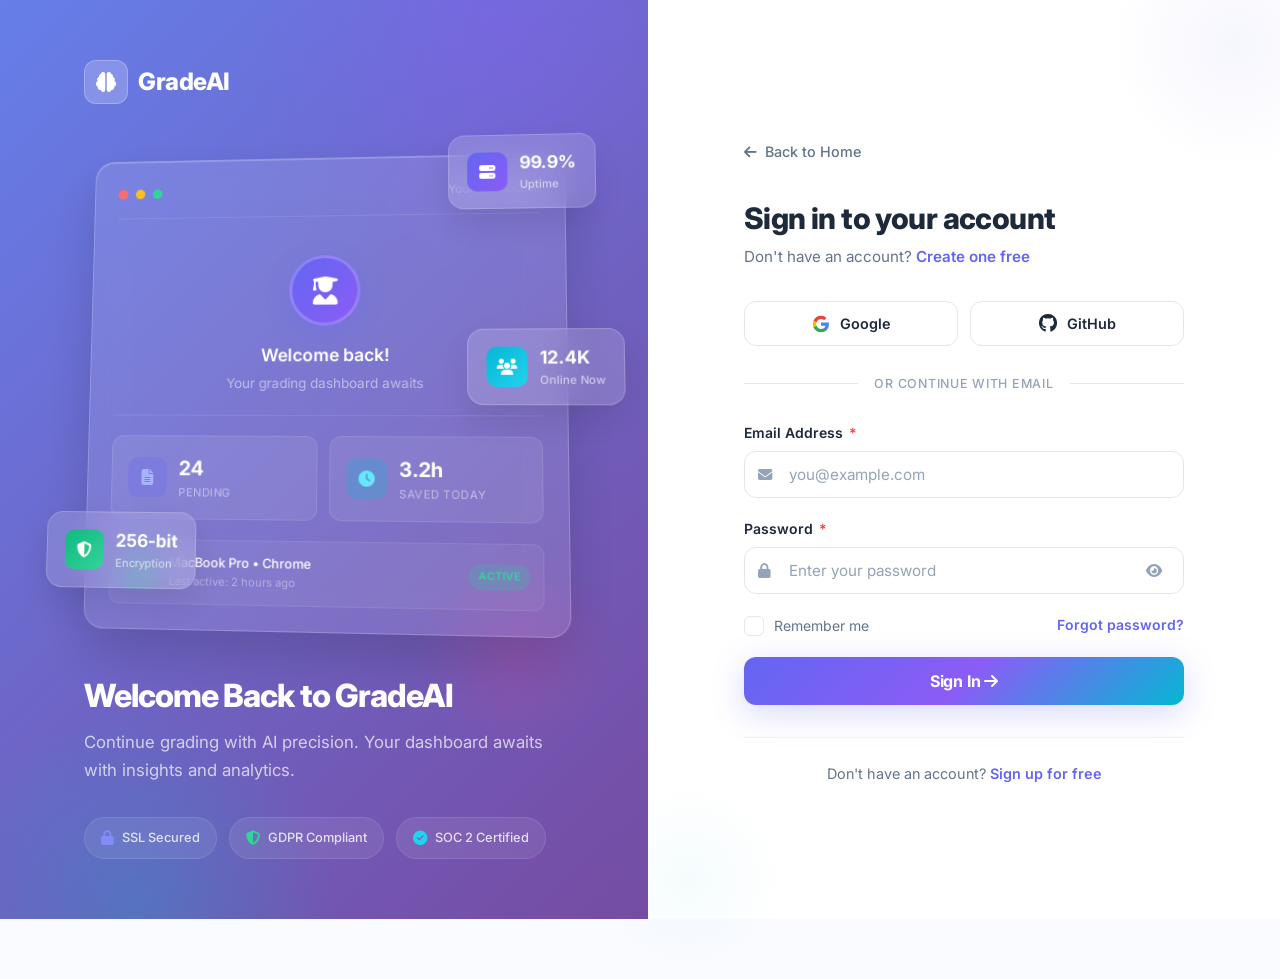
<file: login.html>
<!DOCTYPE html>
<html lang="en">
<head>
    <meta charset="UTF-8">
    <meta name="viewport" content="width=device-width, initial-scale=1.0">
    <title>Sign In – GradeAI</title>
    <link rel="preconnect" href="https://fonts.googleapis.com">
    <link rel="preconnect" href="https://fonts.gstatic.com" crossorigin>
    <link href="https://fonts.googleapis.com/css2?family=Inter:wght@300;400;500;600;700;800;900&display=swap" rel="stylesheet">
    <link rel="stylesheet" href="https://cdnjs.cloudflare.com/ajax/libs/font-awesome/6.5.1/css/all.min.css">
    <link rel="stylesheet" href="auth.css">
    <style>
        /* ===== PROFESSIONAL LEFT PANEL — LOGIN VERSION ===== */
        
        .auth-left-content {
            max-width: 480px;
            text-align: left;
        }

        /* Main Dashboard Mockup */
        .dashboard-mockup {
            position: relative;
            margin-bottom: 48px;
            perspective: 1000px;
        }

        .mockup-container {
            position: relative;
            transform: rotateY(-5deg) rotateX(5deg);
            transform-style: preserve-3d;
            transition: transform 0.5s ease;
        }

        .mockup-container:hover {
            transform: rotateY(0deg) rotateX(0deg);
        }

        /* Main Glass Card */
        .mockup-main-card {
            background: rgba(255, 255, 255, 0.1);
            backdrop-filter: blur(20px);
            -webkit-backdrop-filter: blur(20px);
            border: 1px solid rgba(255, 255, 255, 0.2);
            border-radius: 20px;
            padding: 24px;
            position: relative;
            z-index: 2;
            box-shadow: 
                0 25px 50px rgba(0, 0, 0, 0.15),
                inset 0 1px 0 rgba(255, 255, 255, 0.2);
        }

        /* Card Header with Dots */
        .mockup-header {
            display: flex;
            align-items: center;
            gap: 8px;
            margin-bottom: 20px;
            padding-bottom: 16px;
            border-bottom: 1px solid rgba(255, 255, 255, 0.1);
        }

        .mockup-dot {
            width: 10px;
            height: 10px;
            border-radius: 50%;
        }
        .mockup-dot.red { background: #FF6B6B; }
        .mockup-dot.yellow { background: #FBBF24; }
        .mockup-dot.green { background: #34D399; }

        .mockup-title {
            margin-left: auto;
            font-size: 0.75rem;
            color: rgba(255, 255, 255, 0.5);
            font-weight: 500;
        }

        /* Welcome Message */
        .mockup-welcome {
            text-align: center;
            padding: 20px 0;
            margin-bottom: 20px;
            border-bottom: 1px solid rgba(255, 255, 255, 0.1);
        }

        .welcome-avatar {
            width: 72px;
            height: 72px;
            background: linear-gradient(135deg, #6366F1, #8B5CF6);
            border-radius: 50%;
            display: flex;
            align-items: center;
            justify-content: center;
            margin: 0 auto 16px;
            font-size: 1.8rem;
            color: #FFFFFF;
            border: 3px solid rgba(255, 255, 255, 0.2);
            box-shadow: 0 8px 24px rgba(99, 102, 241, 0.3);
        }

        .welcome-text {
            font-size: 1.1rem;
            font-weight: 600;
            color: #FFFFFF;
            margin-bottom: 4px;
        }

        .welcome-subtext {
            font-size: 0.85rem;
            color: rgba(255, 255, 255, 0.5);
        }

        /* Quick Stats Row */
        .mockup-quick-stats {
            display: grid;
            grid-template-columns: repeat(2, 1fr);
            gap: 12px;
            margin-bottom: 20px;
        }

        .quick-stat {
            background: rgba(255, 255, 255, 0.08);
            border-radius: 12px;
            padding: 16px;
            display: flex;
            align-items: center;
            gap: 12px;
            border: 1px solid rgba(255, 255, 255, 0.1);
            transition: all 0.3s ease;
        }

        .quick-stat:hover {
            background: rgba(255, 255, 255, 0.12);
            transform: translateY(-2px);
        }

        .quick-stat-icon {
            width: 40px;
            height: 40px;
            border-radius: 10px;
            display: flex;
            align-items: center;
            justify-content: center;
            font-size: 1rem;
        }

        .quick-stat-icon.indigo {
            background: rgba(99, 102, 241, 0.25);
            color: #A5B4FC;
        }
        .quick-stat-icon.cyan {
            background: rgba(6, 182, 212, 0.25);
            color: #67E8F9;
        }
        .quick-stat-icon.emerald {
            background: rgba(16, 185, 129, 0.25);
            color: #6EE7B7;
        }
        .quick-stat-icon.amber {
            background: rgba(245, 158, 11, 0.25);
            color: #FCD34D;
        }

        .quick-stat-info {
            flex: 1;
        }

        .quick-stat-value {
            font-size: 1.25rem;
            font-weight: 700;
            color: #FFFFFF;
        }

        .quick-stat-label {
            font-size: 0.7rem;
            color: rgba(255, 255, 255, 0.5);
            text-transform: uppercase;
            letter-spacing: 0.05em;
        }

        /* Recent Sessions */
        .mockup-sessions {
            display: flex;
            flex-direction: column;
            gap: 10px;
        }

        .session-item {
            display: flex;
            align-items: center;
            gap: 12px;
            padding: 12px;
            background: rgba(255, 255, 255, 0.05);
            border-radius: 10px;
            border: 1px solid rgba(255, 255, 255, 0.08);
        }

        .session-icon {
            width: 36px;
            height: 36px;
            background: rgba(34, 211, 153, 0.2);
            border-radius: 8px;
            display: flex;
            align-items: center;
            justify-content: center;
            color: #34D399;
            font-size: 0.85rem;
        }

        .session-info {
            flex: 1;
        }

        .session-device {
            font-size: 0.8rem;
            color: #FFFFFF;
            font-weight: 500;
        }

        .session-time {
            font-size: 0.7rem;
            color: rgba(255, 255, 255, 0.4);
        }

        .session-status {
            padding: 4px 10px;
            border-radius: 20px;
            font-size: 0.65rem;
            font-weight: 600;
            text-transform: uppercase;
            background: rgba(34, 211, 153, 0.2);
            color: #34D399;
        }

        /* Floating Elements - Professionally Positioned */
        .floating-card {
            position: absolute;
            background: rgba(255, 255, 255, 0.15);
            backdrop-filter: blur(16px);
            -webkit-backdrop-filter: blur(16px);
            border: 1px solid rgba(255, 255, 255, 0.2);
            border-radius: 16px;
            padding: 14px 18px;
            display: flex;
            align-items: center;
            gap: 12px;
            box-shadow: 0 15px 35px rgba(0, 0, 0, 0.1);
            z-index: 3;
        }

        .floating-card-icon {
            width: 40px;
            height: 40px;
            border-radius: 10px;
            display: flex;
            align-items: center;
            justify-content: center;
            font-size: 1rem;
        }

        .floating-card-text {
            display: flex;
            flex-direction: column;
        }

        .floating-card-value {
            font-size: 1.1rem;
            font-weight: 700;
            color: #FFFFFF;
        }

        .floating-card-label {
            font-size: 0.7rem;
            color: rgba(255, 255, 255, 0.6);
            font-weight: 500;
        }

        /* Floating Card 1 - Top Right */
        .floating-card-1 {
            top: -20px;
            right: -30px;
            animation: float1 6s ease-in-out infinite;
        }

        .floating-card-1 .floating-card-icon {
            background: linear-gradient(135deg, #6366F1, #8B5CF6);
            color: #FFFFFF;
        }

        /* Floating Card 2 - Bottom Left */
        .floating-card-2 {
            bottom: 40px;
            left: -40px;
            animation: float2 7s ease-in-out infinite;
        }

        .floating-card-2 .floating-card-icon {
            background: linear-gradient(135deg, #10B981, #34D399);
            color: #FFFFFF;
        }

        /* Floating Card 3 - Middle Right */
        .floating-card-3 {
            top: 45%;
            right: -55px;
            transform: translateY(-50%);
            animation: float3 5s ease-in-out infinite;
        }

        .floating-card-3 .floating-card-icon {
            background: linear-gradient(135deg, #06B6D4, #22D3EE);
            color: #FFFFFF;
        }

        @keyframes float1 {
            0%, 100% { transform: translate(0, 0); }
            50% { transform: translate(-5px, -10px); }
        }

        @keyframes float2 {
            0%, 100% { transform: translate(0, 0); }
            50% { transform: translate(8px, -8px); }
        }

        @keyframes float3 {
            0%, 100% { transform: translateY(-50%) translateX(0); }
            50% { transform: translateY(calc(-50% - 12px)) translateX(-5px); }
        }

        /* Security Badges */
        .security-badges {
            display: flex;
            flex-wrap: wrap;
            gap: 12px;
            margin-top: 32px;
        }

        .security-badge {
            display: flex;
            align-items: center;
            gap: 8px;
            background: rgba(255, 255, 255, 0.08);
            border: 1px solid rgba(255, 255, 255, 0.1);
            border-radius: 30px;
            padding: 10px 16px;
            font-size: 0.8rem;
            color: rgba(255, 255, 255, 0.8);
            font-weight: 500;
            transition: all 0.3s ease;
        }

        .security-badge:hover {
            background: rgba(255, 255, 255, 0.12);
            transform: translateY(-2px);
        }

        .security-badge i {
            font-size: 0.9rem;
        }

        .security-badge i.lock { color: #818CF8; }
        .security-badge i.shield { color: #34D399; }
        .security-badge i.check { color: #22D3EE; }

        /* Headline Text */
        .auth-left-content h2 {
            font-size: 2rem;
            font-weight: 800;
            color: #FFFFFF;
            margin-bottom: 12px;
            letter-spacing: -0.03em;
            line-height: 1.2;
        }

        .auth-left-content > p {
            font-size: 1.05rem;
            color: rgba(255, 255, 255, 0.7);
            line-height: 1.7;
            margin-bottom: 8px;
        }

        /* Responsive adjustments */
        @media (max-width: 1200px) {
            .floating-card-1 { right: -10px; }
            .floating-card-2 { left: -20px; }
            .floating-card-3 { right: -30px; }
        }

        @media (max-width: 1024px) {
            .floating-card { display: none; }
            .mockup-container {
                transform: none;
            }
        }
    </style>
</head>
<body>

    <div class="auth-page">

        <!-- ===== LEFT PANEL — Professional Dashboard Preview ===== -->
        <div class="auth-left">
            <div class="auth-left-orb"></div>
            <div class="auth-left-content">

                <a href="../index.html" class="auth-left-logo">
                    <div class="logo-icon"><i class="fas fa-brain"></i></div>
                    <span class="logo-text">GradeAI</span>
                </a>

                <!-- Dashboard Mockup -->
                <div class="dashboard-mockup">
                    <div class="mockup-container">
                        
                        <!-- Floating Card 1 - Uptime -->
                        <div class="floating-card floating-card-1">
                            <div class="floating-card-icon">
                                <i class="fas fa-server"></i>
                            </div>
                            <div class="floating-card-text">
                                <span class="floating-card-value">99.9%</span>
                                <span class="floating-card-label">Uptime</span>
                            </div>
                        </div>

                        <!-- Floating Card 2 - Secure -->
                        <div class="floating-card floating-card-2">
                            <div class="floating-card-icon">
                                <i class="fas fa-shield-alt"></i>
                            </div>
                            <div class="floating-card-text">
                                <span class="floating-card-value">256-bit</span>
                                <span class="floating-card-label">Encryption</span>
                            </div>
                        </div>

                        <!-- Floating Card 3 - Active -->
                        <div class="floating-card floating-card-3">
                            <div class="floating-card-icon">
                                <i class="fas fa-users"></i>
                            </div>
                            <div class="floating-card-text">
                                <span class="floating-card-value">12.4K</span>
                                <span class="floating-card-label">Online Now</span>
                            </div>
                        </div>

                        <!-- Main Glass Card -->
                        <div class="mockup-main-card">
                            <!-- Header -->
                            <div class="mockup-header">
                                <span class="mockup-dot red"></span>
                                <span class="mockup-dot yellow"></span>
                                <span class="mockup-dot green"></span>
                                <span class="mockup-title">Your Dashboard</span>
                            </div>

                            <!-- Welcome Message -->
                            <div class="mockup-welcome">
                                <div class="welcome-avatar">
                                    <i class="fas fa-user-graduate"></i>
                                </div>
                                <div class="welcome-text">Welcome back!</div>
                                <div class="welcome-subtext">Your grading dashboard awaits</div>
                            </div>

                            <!-- Quick Stats -->
                            <div class="mockup-quick-stats">
                                <div class="quick-stat">
                                    <div class="quick-stat-icon indigo">
                                        <i class="fas fa-file-alt"></i>
                                    </div>
                                    <div class="quick-stat-info">
                                        <div class="quick-stat-value">24</div>
                                        <div class="quick-stat-label">Pending</div>
                                    </div>
                                </div>
                                <div class="quick-stat">
                                    <div class="quick-stat-icon cyan">
                                        <i class="fas fa-clock"></i>
                                    </div>
                                    <div class="quick-stat-info">
                                        <div class="quick-stat-value">3.2h</div>
                                        <div class="quick-stat-label">Saved Today</div>
                                    </div>
                                </div>
                            </div>

                            <!-- Recent Sessions -->
                            <div class="mockup-sessions">
                                <div class="session-item">
                                    <div class="session-icon">
                                        <i class="fas fa-laptop"></i>
                                    </div>
                                    <div class="session-info">
                                        <div class="session-device">MacBook Pro • Chrome</div>
                                        <div class="session-time">Last active: 2 hours ago</div>
                                    </div>
                                    <div class="session-status">Active</div>
                                </div>
                            </div>
                        </div>
                    </div>
                </div>

                <h2>Welcome Back to GradeAI</h2>
                <p>Continue grading with AI precision. Your dashboard awaits with insights and analytics.</p>

                <!-- Security Badges -->
                <div class="security-badges">
                    <div class="security-badge">
                        <i class="fas fa-lock lock"></i>
                        <span>SSL Secured</span>
                    </div>
                    <div class="security-badge">
                        <i class="fas fa-shield-alt shield"></i>
                        <span>GDPR Compliant</span>
                    </div>
                    <div class="security-badge">
                        <i class="fas fa-check-circle check"></i>
                        <span>SOC 2 Certified</span>
                    </div>
                </div>
            </div>
        </div>

        <!-- ===== RIGHT PANEL — Login Form ===== -->
        <div class="auth-right">
            <div class="auth-form-container">

                <!-- Mobile logo -->
                <a href="../index.html" class="auth-mobile-logo">
                    <div class="logo-icon"><i class="fas fa-brain"></i></div>
                    <span class="logo-text">GradeAI</span>
                </a>

                <!-- Back link -->
                <a href="../index.html" class="auth-back">
                    <i class="fas fa-arrow-left"></i> Back to Home
                </a>

                <!-- Header -->
                <div class="auth-form-header">
                    <h1>Sign in to your account</h1>
                    <p>Don't have an account? <a href="signup.html">Create one free</a></p>
                </div>

                <!-- Social Login -->
                <div class="auth-social-buttons">
                    <button type="button" class="auth-social-btn">
                        <svg width="18" height="18" viewBox="0 0 24 24">
                            <path fill="#4285F4" d="M22.56 12.25c0-.78-.07-1.53-.2-2.25H12v4.26h5.92c-.26 1.37-1.04 2.53-2.21 3.31v2.77h3.57c2.08-1.92 3.28-4.74 3.28-8.09z"/>
                            <path fill="#34A853" d="M12 23c2.97 0 5.46-.98 7.28-2.66l-3.57-2.77c-.98.66-2.23 1.06-3.71 1.06-2.86 0-5.29-1.93-6.16-4.53H2.18v2.84C3.99 20.53 7.7 23 12 23z"/>
                            <path fill="#FBBC05" d="M5.84 14.09c-.22-.66-.35-1.36-.35-2.09s.13-1.43.35-2.09V7.07H2.18C1.43 8.55 1 10.22 1 12s.43 3.45 1.18 4.93l2.85-2.22.81-.62z"/>
                            <path fill="#EA4335" d="M12 5.38c1.62 0 3.06.56 4.21 1.64l3.15-3.15C17.45 2.09 14.97 1 12 1 7.7 1 3.99 3.47 2.18 7.07l3.66 2.84c.87-2.6 3.3-4.53 6.16-4.53z"/>
                        </svg>
                        Google
                    </button>
                    <button type="button" class="auth-social-btn">
                        <i class="fab fa-github"></i> GitHub
                    </button>
                </div>

                <!-- Divider -->
                <div class="auth-divider">
                    <span>or continue with email</span>
                </div>

                <!-- Login Form -->
                <form id="loginForm" class="auth-form" novalidate>

                    <!-- Email -->
                    <div class="form-group">
                        <label for="login-email">Email Address <span class="required">*</span></label>
                        <div class="form-input-wrapper">
                            <input
                                type="email"
                                id="login-email"
                                name="email"
                                class="form-input"
                                placeholder="you@example.com"
                                autocomplete="email"
                                required
                            >
                            <i class="fas fa-envelope input-icon"></i>
                        </div>
                        <div class="form-error">
                            <i class="fas fa-exclamation-circle"></i> <span>Please enter a valid email</span>
                        </div>
                    </div>

                    <!-- Password -->
                    <div class="form-group">
                        <label for="login-password">Password <span class="required">*</span></label>
                        <div class="form-input-wrapper">
                            <input
                                type="password"
                                id="login-password"
                                name="password"
                                class="form-input"
                                placeholder="Enter your password"
                                autocomplete="current-password"
                                required
                            >
                            <i class="fas fa-lock input-icon"></i>
                            <button type="button" class="password-toggle" aria-label="Toggle password visibility">
                                <i class="fas fa-eye"></i>
                            </button>
                        </div>
                        <div class="form-error">
                            <i class="fas fa-exclamation-circle"></i> <span>Password is required</span>
                        </div>
                    </div>

                    <!-- Remember Me + Forgot -->
                    <div class="form-row">
                        <label class="form-checkbox">
                            <input type="checkbox" name="remember">
                            <div class="checkmark"><i class="fas fa-check"></i></div>
                            <span>Remember me</span>
                        </label>
                        <a href="#" class="form-link">Forgot password?</a>
                    </div>

                    <!-- Submit -->
                    <button type="submit" class="auth-submit-btn">
                        <div class="spinner"></div>
                        <span class="btn-text">Sign In <i class="fas fa-arrow-right"></i></span>
                    </button>
                </form>

                <!-- Footer -->
                <div class="auth-footer">
                    <p>Don't have an account? <a href="signup.html">Sign up for free</a></p>
                </div>
            </div>
        </div>

    </div>

    <script src="auth.js"></script>
</body>
</html>
</file>
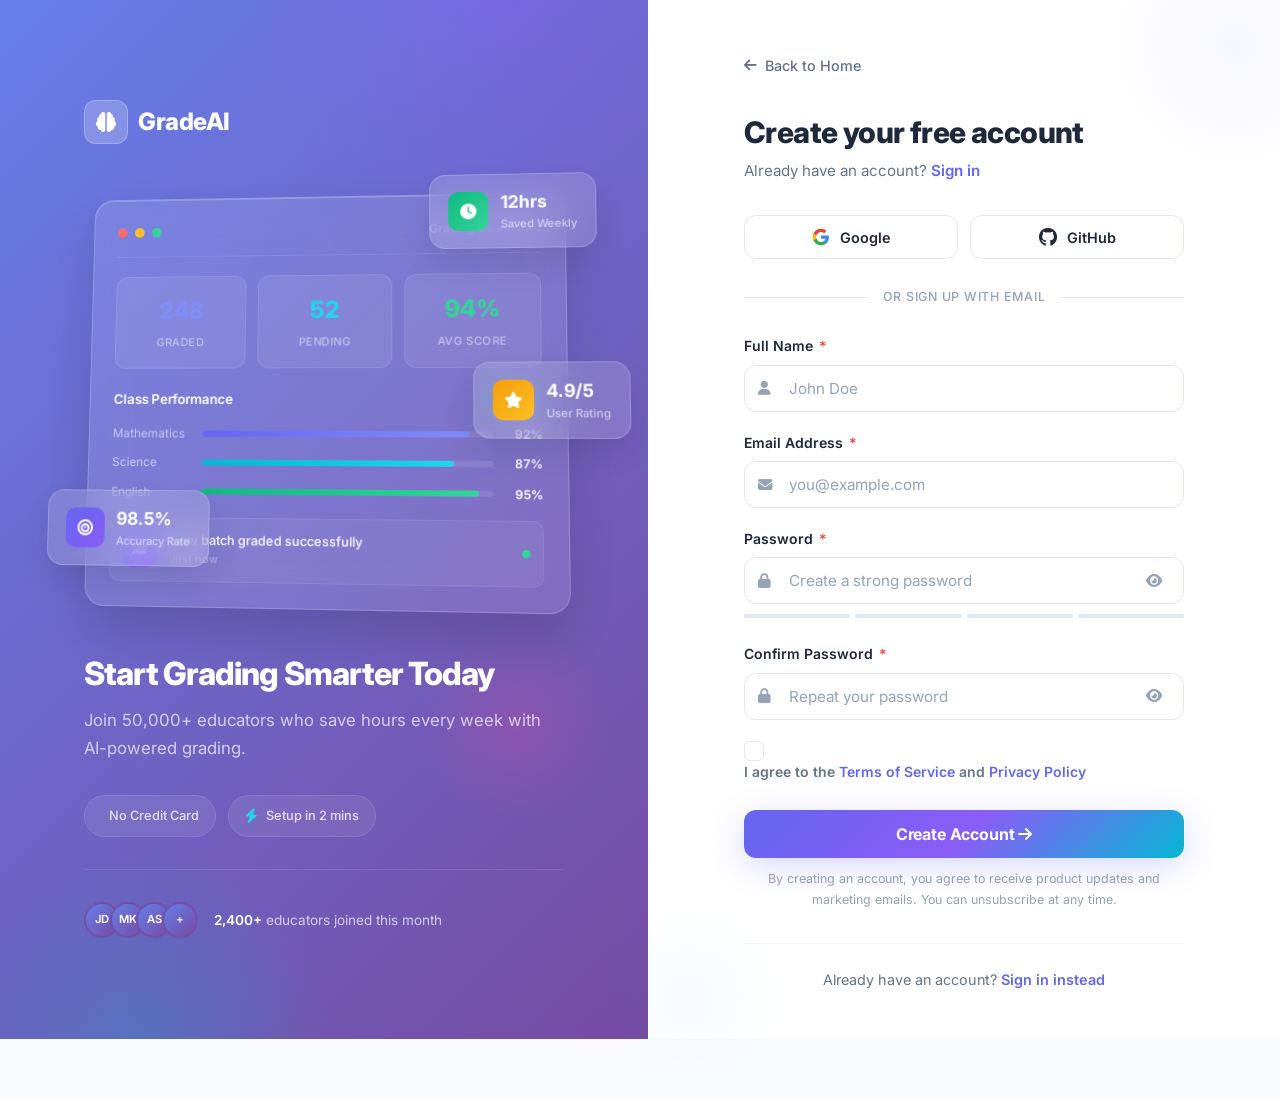
<file: signup.html>
<!DOCTYPE html>
<html lang="en">
<head>
    <meta charset="UTF-8">
    <meta name="viewport" content="width=device-width, initial-scale=1.0">
    <title>Sign Up – GradeAI</title>
    <link rel="preconnect" href="https://fonts.googleapis.com">
    <link rel="preconnect" href="https://fonts.gstatic.com" crossorigin>
    <link href="https://fonts.googleapis.com/css2?family=Inter:wght@300;400;500;600;700;800;900&display=swap" rel="stylesheet">
    <link rel="stylesheet" href="https://cdnjs.cloudflare.com/ajax/libs/font-awesome/6.5.1/css/all.min.css">
    <link rel="stylesheet" href="auth.css">
    <style>
        /* ===== PROFESSIONAL LEFT PANEL REDESIGN ===== */
        
        .auth-left-content {
            max-width: 480px;
            text-align: left;
        }

        /* Main Dashboard Mockup */
        .dashboard-mockup {
            position: relative;
            margin-bottom: 48px;
            perspective: 1000px;
        }

        .mockup-container {
            position: relative;
            transform: rotateY(-5deg) rotateX(5deg);
            transform-style: preserve-3d;
            transition: transform 0.5s ease;
        }

        .mockup-container:hover {
            transform: rotateY(0deg) rotateX(0deg);
        }

        /* Main Glass Card */
        .mockup-main-card {
            background: rgba(255, 255, 255, 0.1);
            backdrop-filter: blur(20px);
            -webkit-backdrop-filter: blur(20px);
            border: 1px solid rgba(255, 255, 255, 0.2);
            border-radius: 20px;
            padding: 24px;
            position: relative;
            z-index: 2;
            box-shadow: 
                0 25px 50px rgba(0, 0, 0, 0.15),
                inset 0 1px 0 rgba(255, 255, 255, 0.2);
        }

        /* Card Header with Dots */
        .mockup-header {
            display: flex;
            align-items: center;
            gap: 8px;
            margin-bottom: 20px;
            padding-bottom: 16px;
            border-bottom: 1px solid rgba(255, 255, 255, 0.1);
        }

        .mockup-dot {
            width: 10px;
            height: 10px;
            border-radius: 50%;
        }
        .mockup-dot.red { background: #FF6B6B; }
        .mockup-dot.yellow { background: #FBBF24; }
        .mockup-dot.green { background: #34D399; }

        .mockup-title {
            margin-left: auto;
            font-size: 0.75rem;
            color: rgba(255, 255, 255, 0.5);
            font-weight: 500;
        }

        /* Stats Row */
        .mockup-stats {
            display: grid;
            grid-template-columns: repeat(3, 1fr);
            gap: 12px;
            margin-bottom: 20px;
        }

        .stat-card {
            background: rgba(255, 255, 255, 0.08);
            border-radius: 12px;
            padding: 16px 12px;
            text-align: center;
            border: 1px solid rgba(255, 255, 255, 0.1);
            transition: all 0.3s ease;
        }

        .stat-card:hover {
            background: rgba(255, 255, 255, 0.12);
            transform: translateY(-2px);
        }

        .stat-value {
            font-size: 1.5rem;
            font-weight: 800;
            color: #FFFFFF;
            margin-bottom: 4px;
        }

        .stat-card:nth-child(1) .stat-value { color: #818CF8; }
        .stat-card:nth-child(2) .stat-value { color: #22D3EE; }
        .stat-card:nth-child(3) .stat-value { color: #34D399; }

        .stat-label {
            font-size: 0.7rem;
            color: rgba(255, 255, 255, 0.5);
            font-weight: 500;
            text-transform: uppercase;
            letter-spacing: 0.05em;
        }

        /* Progress Bars Section */
        .mockup-progress-section {
            margin-bottom: 16px;
        }

        .progress-header {
            display: flex;
            justify-content: space-between;
            align-items: center;
            margin-bottom: 12px;
        }

        .progress-title {
            font-size: 0.85rem;
            font-weight: 600;
            color: #FFFFFF;
        }

        .progress-badge {
            background: rgba(34, 211, 153, 0.2);
            color: #34D399;
            font-size: 0.65rem;
            font-weight: 700;
            padding: 4px 10px;
            border-radius: 20px;
        }

        .progress-bars {
            display: flex;
            flex-direction: column;
            gap: 10px;
        }

        .progress-item {
            display: flex;
            align-items: center;
            gap: 12px;
        }

        .progress-label {
            font-size: 0.75rem;
            color: rgba(255, 255, 255, 0.6);
            min-width: 80px;
        }

        .progress-track {
            flex: 1;
            height: 6px;
            background: rgba(255, 255, 255, 0.1);
            border-radius: 10px;
            overflow: hidden;
        }

        .progress-fill {
            height: 100%;
            border-radius: 10px;
            transition: width 1.5s cubic-bezier(0.22, 1, 0.36, 1);
        }

        .progress-fill.indigo { background: linear-gradient(90deg, #6366F1, #818CF8); }
        .progress-fill.cyan { background: linear-gradient(90deg, #06B6D4, #22D3EE); }
        .progress-fill.emerald { background: linear-gradient(90deg, #10B981, #34D399); }

        .progress-value {
            font-size: 0.75rem;
            font-weight: 600;
            color: #FFFFFF;
            min-width: 36px;
            text-align: right;
        }

        /* Recent Activity */
        .mockup-activity {
            display: flex;
            align-items: center;
            gap: 12px;
            padding: 12px;
            background: rgba(255, 255, 255, 0.05);
            border-radius: 10px;
            border: 1px solid rgba(255, 255, 255, 0.08);
        }

        .activity-avatar {
            width: 36px;
            height: 36px;
            background: linear-gradient(135deg, #6366F1, #8B5CF6);
            border-radius: 10px;
            display: flex;
            align-items: center;
            justify-content: center;
            font-size: 0.85rem;
            color: #FFFFFF;
        }

        .activity-info {
            flex: 1;
        }

        .activity-text {
            font-size: 0.8rem;
            color: #FFFFFF;
            font-weight: 500;
        }

        .activity-time {
            font-size: 0.7rem;
            color: rgba(255, 255, 255, 0.4);
        }

        .activity-status {
            width: 8px;
            height: 8px;
            background: #34D399;
            border-radius: 50%;
            animation: pulse 2s ease-in-out infinite;
        }

        @keyframes pulse {
            0%, 100% { opacity: 1; transform: scale(1); }
            50% { opacity: 0.5; transform: scale(1.2); }
        }

        /* Floating Elements - Professionally Positioned */
        .floating-card {
            position: absolute;
            background: rgba(255, 255, 255, 0.15);
            backdrop-filter: blur(16px);
            -webkit-backdrop-filter: blur(16px);
            border: 1px solid rgba(255, 255, 255, 0.2);
            border-radius: 16px;
            padding: 14px 18px;
            display: flex;
            align-items: center;
            gap: 12px;
            box-shadow: 0 15px 35px rgba(0, 0, 0, 0.1);
            z-index: 3;
        }

        .floating-card-icon {
            width: 40px;
            height: 40px;
            border-radius: 10px;
            display: flex;
            align-items: center;
            justify-content: center;
            font-size: 1rem;
        }

        .floating-card-text {
            display: flex;
            flex-direction: column;
        }

        .floating-card-value {
            font-size: 1.1rem;
            font-weight: 700;
            color: #FFFFFF;
        }

        .floating-card-label {
            font-size: 0.7rem;
            color: rgba(255, 255, 255, 0.6);
            font-weight: 500;
        }

        /* Floating Card 1 - Top Right */
        .floating-card-1 {
            top: -20px;
            right: -30px;
            animation: float1 6s ease-in-out infinite;
        }

        .floating-card-1 .floating-card-icon {
            background: linear-gradient(135deg, #10B981, #34D399);
            color: #FFFFFF;
        }

        /* Floating Card 2 - Bottom Left */
        .floating-card-2 {
            bottom: 40px;
            left: -40px;
            animation: float2 7s ease-in-out infinite;
        }

        .floating-card-2 .floating-card-icon {
            background: linear-gradient(135deg, #6366F1, #8B5CF6);
            color: #FFFFFF;
        }

        /* Floating Card 3 - Middle Right */
        .floating-card-3 {
            top: 50%;
            right: -60px;
            transform: translateY(-50%);
            animation: float3 5s ease-in-out infinite;
        }

        .floating-card-3 .floating-card-icon {
            background: linear-gradient(135deg, #F59E0B, #FBBF24);
            color: #FFFFFF;
        }

        @keyframes float1 {
            0%, 100% { transform: translate(0, 0); }
            50% { transform: translate(-5px, -10px); }
        }

        @keyframes float2 {
            0%, 100% { transform: translate(0, 0); }
            50% { transform: translate(8px, -8px); }
        }

        @keyframes float3 {
            0%, 100% { transform: translateY(-50%) translateX(0); }
            50% { transform: translateY(calc(-50% - 12px)) translateX(-5px); }
        }

        /* Trust Badges - Updated */
        .trust-badges {
            display: flex;
            gap: 12px;
            margin-top: 32px;
        }

        .trust-badge {
            display: flex;
            align-items: center;
            gap: 8px;
            background: rgba(255, 255, 255, 0.08);
            border: 1px solid rgba(255, 255, 255, 0.1);
            border-radius: 30px;
            padding: 10px 16px;
            font-size: 0.8rem;
            color: rgba(255, 255, 255, 0.8);
            font-weight: 500;
            transition: all 0.3s ease;
        }

        .trust-badge:hover {
            background: rgba(255, 255, 255, 0.12);
            transform: translateY(-2px);
        }

        .trust-badge i {
            color: #22D3EE;
            font-size: 0.9rem;
        }

        /* Headline Text */
        .auth-left-content h2 {
            font-size: 2rem;
            font-weight: 800;
            color: #FFFFFF;
            margin-bottom: 12px;
            letter-spacing: -0.03em;
            line-height: 1.2;
        }

        .auth-left-content > p {
            font-size: 1.05rem;
            color: rgba(255, 255, 255, 0.7);
            line-height: 1.7;
            margin-bottom: 8px;
        }

        /* Social Proof */
        .social-proof {
            display: flex;
            align-items: center;
            gap: 16px;
            margin-top: 32px;
            padding-top: 32px;
            border-top: 1px solid rgba(255, 255, 255, 0.1);
        }

        .avatars-stack {
            display: flex;
        }

        .avatar-item {
            width: 36px;
            height: 36px;
            border-radius: 50%;
            border: 2px solid rgba(118, 75, 162, 0.8);
            margin-left: -10px;
            background: linear-gradient(135deg, #667eea, #764ba2);
            display: flex;
            align-items: center;
            justify-content: center;
            font-size: 0.7rem;
            font-weight: 600;
            color: #FFFFFF;
            position: relative;
        }

        .avatar-item:first-child {
            margin-left: 0;
        }

        .avatar-item img {
            width: 100%;
            height: 100%;
            border-radius: 50%;
            object-fit: cover;
        }

        .social-proof-text {
            font-size: 0.85rem;
            color: rgba(255, 255, 255, 0.7);
            line-height: 1.5;
        }

        .social-proof-text strong {
            color: #FFFFFF;
            font-weight: 600;
        }

        /* Responsive adjustments */
        @media (max-width: 1200px) {
            .floating-card-1 { right: -10px; }
            .floating-card-2 { left: -20px; }
            .floating-card-3 { right: -30px; }
        }

        @media (max-width: 1024px) {
            .floating-card { display: none; }
            .mockup-container {
                transform: none;
            }
        }
    </style>
</head>
<body>

    <div class="auth-page">

        <!-- ===== LEFT PANEL — Professional Dashboard Preview ===== -->
        <div class="auth-left">
            <div class="auth-left-orb"></div>
            <div class="auth-left-content">

                <a href="../index.html" class="auth-left-logo">
                    <div class="logo-icon"><i class="fas fa-brain"></i></div>
                    <span class="logo-text">GradeAI</span>
                </a>

                <!-- Dashboard Mockup -->
                <div class="dashboard-mockup">
                    <div class="mockup-container">
                        
                        <!-- Floating Card 1 - Time Saved -->
                        <div class="floating-card floating-card-1">
                            <div class="floating-card-icon">
                                <i class="fas fa-clock"></i>
                            </div>
                            <div class="floating-card-text">
                                <span class="floating-card-value">12hrs</span>
                                <span class="floating-card-label">Saved Weekly</span>
                            </div>
                        </div>

                        <!-- Floating Card 2 - Accuracy -->
                        <div class="floating-card floating-card-2">
                            <div class="floating-card-icon">
                                <i class="fas fa-bullseye"></i>
                            </div>
                            <div class="floating-card-text">
                                <span class="floating-card-value">98.5%</span>
                                <span class="floating-card-label">Accuracy Rate</span>
                            </div>
                        </div>

                        <!-- Floating Card 3 - Rating -->
                        <div class="floating-card floating-card-3">
                            <div class="floating-card-icon">
                                <i class="fas fa-star"></i>
                            </div>
                            <div class="floating-card-text">
                                <span class="floating-card-value">4.9/5</span>
                                <span class="floating-card-label">User Rating</span>
                            </div>
                        </div>

                        <!-- Main Glass Card -->
                        <div class="mockup-main-card">
                            <!-- Header -->
                            <div class="mockup-header">
                                <span class="mockup-dot red"></span>
                                <span class="mockup-dot yellow"></span>
                                <span class="mockup-dot green"></span>
                                <span class="mockup-title">Grading Dashboard</span>
                            </div>

                            <!-- Stats Row -->
                            <div class="mockup-stats">
                                <div class="stat-card">
                                    <div class="stat-value">248</div>
                                    <div class="stat-label">Graded</div>
                                </div>
                                <div class="stat-card">
                                    <div class="stat-value">52</div>
                                    <div class="stat-label">Pending</div>
                                </div>
                                <div class="stat-card">
                                    <div class="stat-value">94%</div>
                                    <div class="stat-label">Avg Score</div>
                                </div>
                            </div>

                            <!-- Progress Section -->
                            <div class="mockup-progress-section">
                                <div class="progress-header">
                                    <span class="progress-title">Class Performance</span>
                                    <span class="progress-badge">+12% ↑</span>
                                </div>
                                <div class="progress-bars">
                                    <div class="progress-item">
                                        <span class="progress-label">Mathematics</span>
                                        <div class="progress-track">
                                            <div class="progress-fill indigo" style="width: 0%;" data-width="92%"></div>
                                        </div>
                                        <span class="progress-value">92%</span>
                                    </div>
                                    <div class="progress-item">
                                        <span class="progress-label">Science</span>
                                        <div class="progress-track">
                                            <div class="progress-fill cyan" style="width: 0%;" data-width="87%"></div>
                                        </div>
                                        <span class="progress-value">87%</span>
                                    </div>
                                    <div class="progress-item">
                                        <span class="progress-label">English</span>
                                        <div class="progress-track">
                                            <div class="progress-fill emerald" style="width: 0%;" data-width="95%"></div>
                                        </div>
                                        <span class="progress-value">95%</span>
                                    </div>
                                </div>
                            </div>

                            <!-- Recent Activity -->
                            <div class="mockup-activity">
                                <div class="activity-avatar">
                                    <i class="fas fa-graduation-cap"></i>
                                </div>
                                <div class="activity-info">
                                    <div class="activity-text">New batch graded successfully</div>
                                    <div class="activity-time">Just now</div>
                                </div>
                                <div class="activity-status"></div>
                            </div>
                        </div>
                    </div>
                </div>

                <h2>Start Grading Smarter Today</h2>
                <p>Join 50,000+ educators who save hours every week with AI-powered grading.</p>

                <!-- Trust Badges -->
                <div class="trust-badges">
                    <div class="trust-badge">
                        <i class="fas fa-shield-check"></i>
                        <span>No Credit Card</span>
                    </div>
                    <div class="trust-badge">
                        <i class="fas fa-bolt"></i>
                        <span>Setup in 2 mins</span>
                    </div>
                </div>

                <!-- Social Proof -->
                <div class="social-proof">
                    <div class="avatars-stack">
                        <div class="avatar-item">JD</div>
                        <div class="avatar-item">MK</div>
                        <div class="avatar-item">AS</div>
                        <div class="avatar-item">+</div>
                    </div>
                    <div class="social-proof-text">
                        <strong>2,400+</strong> educators joined this month
                    </div>
                </div>
            </div>
        </div>

        <!-- ===== RIGHT PANEL — Signup Form ===== -->
        <div class="auth-right">
            <div class="auth-form-container">

                <!-- Mobile logo -->
                <a href="../index.html" class="auth-mobile-logo">
                    <div class="logo-icon"><i class="fas fa-brain"></i></div>
                    <span class="logo-text">GradeAI</span>
                </a>

                <!-- Back link -->
                <a href="../index.html" class="auth-back">
                    <i class="fas fa-arrow-left"></i> Back to Home
                </a>

                <!-- Header -->
                <div class="auth-form-header">
                    <h1>Create your free account</h1>
                    <p>Already have an account? <a href="login.html">Sign in</a></p>
                </div>

                <!-- Social Login -->
                <div class="auth-social-buttons">
                    <button type="button" class="auth-social-btn">
                        <svg width="18" height="18" viewBox="0 0 24 24">
                            <path fill="#4285F4" d="M22.56 12.25c0-.78-.07-1.53-.2-2.25H12v4.26h5.92c-.26 1.37-1.04 2.53-2.21 3.31v2.77h3.57c2.08-1.92 3.28-4.74 3.28-8.09z"/>
                            <path fill="#34A853" d="M12 23c2.97 0 5.46-.98 7.28-2.66l-3.57-2.77c-.98.66-2.23 1.06-3.71 1.06-2.86 0-5.29-1.93-6.16-4.53H2.18v2.84C3.99 20.53 7.7 23 12 23z"/>
                            <path fill="#FBBC05" d="M5.84 14.09c-.22-.66-.35-1.36-.35-2.09s.13-1.43.35-2.09V7.07H2.18C1.43 8.55 1 10.22 1 12s.43 3.45 1.18 4.93l2.85-2.22.81-.62z"/>
                            <path fill="#EA4335" d="M12 5.38c1.62 0 3.06.56 4.21 1.64l3.15-3.15C17.45 2.09 14.97 1 12 1 7.7 1 3.99 3.47 2.18 7.07l3.66 2.84c.87-2.6 3.3-4.53 6.16-4.53z"/>
                        </svg>
                        Google
                    </button>
                    <button type="button" class="auth-social-btn">
                        <i class="fab fa-github"></i> GitHub
                    </button>
                </div>

                <!-- Divider -->
                <div class="auth-divider">
                    <span>or sign up with email</span>
                </div>

                <!-- Signup Form -->
                <form id="signupForm" class="auth-form" novalidate>

                    <!-- Full Name -->
                    <div class="form-group">
                        <label for="signup-name">Full Name <span class="required">*</span></label>
                        <div class="form-input-wrapper">
                            <input
                                type="text"
                                id="signup-name"
                                name="fullname"
                                class="form-input"
                                placeholder="John Doe"
                                autocomplete="name"
                                required
                            >
                            <i class="fas fa-user input-icon"></i>
                        </div>
                        <div class="form-error">
                            <i class="fas fa-exclamation-circle"></i> <span></span>
                        </div>
                    </div>

                    <!-- Email -->
                    <div class="form-group">
                        <label for="signup-email">Email Address <span class="required">*</span></label>
                        <div class="form-input-wrapper">
                            <input
                                type="email"
                                id="signup-email"
                                name="email"
                                class="form-input"
                                placeholder="you@example.com"
                                autocomplete="email"
                                required
                            >
                            <i class="fas fa-envelope input-icon"></i>
                        </div>
                        <div class="form-error">
                            <i class="fas fa-exclamation-circle"></i> <span></span>
                        </div>
                    </div>

                    <!-- Password -->
                    <div class="form-group">
                        <label for="signup-password">Password <span class="required">*</span></label>
                        <div class="form-input-wrapper">
                            <input
                                type="password"
                                id="signup-password"
                                name="password"
                                class="form-input"
                                placeholder="Create a strong password"
                                autocomplete="new-password"
                                required
                            >
                            <i class="fas fa-lock input-icon"></i>
                            <button type="button" class="password-toggle" aria-label="Toggle password visibility">
                                <i class="fas fa-eye"></i>
                            </button>
                        </div>
                        <div class="form-error">
                            <i class="fas fa-exclamation-circle"></i> <span></span>
                        </div>
                        <!-- Password Strength -->
                        <div class="password-strength">
                            <div class="password-strength-bars">
                                <div class="password-strength-bar"></div>
                                <div class="password-strength-bar"></div>
                                <div class="password-strength-bar"></div>
                                <div class="password-strength-bar"></div>
                            </div>
                            <span class="password-strength-label"></span>
                        </div>
                    </div>

                    <!-- Confirm Password -->
                    <div class="form-group">
                        <label for="signup-confirm">Confirm Password <span class="required">*</span></label>
                        <div class="form-input-wrapper">
                            <input
                                type="password"
                                id="signup-confirm"
                                name="confirm-password"
                                class="form-input"
                                placeholder="Repeat your password"
                                autocomplete="new-password"
                                required
                            >
                            <i class="fas fa-lock input-icon"></i>
                            <button type="button" class="password-toggle" aria-label="Toggle password visibility">
                                <i class="fas fa-eye"></i>
                            </button>
                        </div>
                        <div class="form-error">
                            <i class="fas fa-exclamation-circle"></i> <span></span>
                        </div>
                    </div>

                    <!-- Terms checkbox -->
                    <div class="form-group">
                        <label class="form-checkbox">
                            <input type="checkbox" name="terms" required>
                            <div class="checkmark"><i class="fas fa-check"></i></div>
                            <span>I agree to the <a href="#">Terms of Service</a> and <a href="#">Privacy Policy</a></span>
                        </label>
                    </div>

                    <!-- Submit -->
                    <button type="submit" class="auth-submit-btn">
                        <div class="spinner"></div>
                        <span class="btn-text">Create Account <i class="fas fa-arrow-right"></i></span>
                    </button>
                </form>

                <!-- Terms note -->
                <div class="auth-terms">
                    By creating an account, you agree to receive product updates and marketing emails. You can unsubscribe at any time.
                </div>

                <!-- Footer -->
                <div class="auth-footer">
                    <p>Already have an account? <a href="login.html">Sign in instead</a></p>
                </div>
            </div>
        </div>

    </div>

    <script src="auth.js"></script>
    <script>
        // Animate progress bars on load
        document.addEventListener('DOMContentLoaded', function() {
            setTimeout(() => {
                document.querySelectorAll('.progress-fill').forEach(bar => {
                    bar.style.width = bar.dataset.width;
                });
            }, 500);
        });
    </script>
</body>
</html>
</file>
<file: auth.css>
/* ===== GradeAI Auth — Exact Theme Match ===== */

/* --- Reset --- */
*, *::before, *::after { margin: 0; padding: 0; box-sizing: border-box; }
html { scroll-behavior: smooth; }
body {
    font-family: 'Inter', -apple-system, BlinkMacSystemFont, sans-serif;
    color: #1E293B;
    background: #FAFBFF;
    line-height: 1.6;
    overflow-x: hidden;
    min-height: 100vh;
}
a { text-decoration: none; color: inherit; }

/* --- Design Tokens (EXACT match to theme) --- */
:root {
    /* Primary Colors */
    --color-primary: #6366F1;
    --color-primary-dark: #4F46E5;
    --color-primary-light: #818CF8;
    --color-primary-soft: #EEF2FF;

    /* Accent Colors */
    --color-accent: #06B6D4;
    --color-accent-dark: #0891B2;
    --color-accent-light: #22D3EE;
    --color-accent-soft: #ECFEFF;

    /* Success, Warning, Error */
    --color-success: #10B981;
    --color-success-soft: #D1FAE5;
    --color-warning: #F59E0B;
    --color-warning-soft: #FEF3C7;
    --color-error: #EF4444;
    --color-error-soft: #FEE2E2;

    /* Backgrounds */
    --color-bg: #FAFBFF;
    --color-bg-pure: #FFFFFF;
    --color-bg-soft: #F1F5F9;
    --color-bg-card: #FFFFFF;
    --color-bg-gradient: linear-gradient(135deg, #667eea 0%, #764ba2 100%);

    /* Text Colors */
    --color-text: #1E293B;
    --color-text-secondary: #64748B;
    --color-text-muted: #94A3B8;
    --color-text-light: #CBD5E1;

    /* Borders */
    --color-border: #E2E8F0;
    --color-border-light: #F1F5F9;
    --color-border-focus: #6366F1;

    /* Gradients */
    --gradient-primary: linear-gradient(135deg, #6366F1 0%, #8B5CF6 50%, #06B6D4 100%);
    --gradient-secondary: linear-gradient(135deg, #EC4899 0%, #8B5CF6 100%);
    --gradient-accent: linear-gradient(135deg, #06B6D4 0%, #10B981 100%);
    --gradient-warm: linear-gradient(135deg, #F59E0B 0%, #EF4444 100%);
    --gradient-hero: linear-gradient(135deg, #EEF2FF 0%, #ECFEFF 50%, #FDF4FF 100%);

    /* Shadows */
    --shadow-xs: 0 1px 2px rgba(0, 0, 0, 0.05);
    --shadow-sm: 0 2px 8px rgba(0, 0, 0, 0.06);
    --shadow-md: 0 4px 16px rgba(0, 0, 0, 0.08);
    --shadow-lg: 0 8px 32px rgba(0, 0, 0, 0.1);
    --shadow-xl: 0 16px 48px rgba(0, 0, 0, 0.12);
    --shadow-primary: 0 8px 32px rgba(99, 102, 241, 0.25);
    --shadow-accent: 0 8px 32px rgba(6, 182, 212, 0.25);
    --shadow-card: 0 4px 24px rgba(0, 0, 0, 0.06);
    --shadow-card-hover: 0 12px 40px rgba(99, 102, 241, 0.15);

    /* Border Radius */
    --radius-sm: 8px;
    --radius-md: 12px;
    --radius-lg: 16px;
    --radius-xl: 24px;
    --radius-2xl: 32px;
    --radius-full: 9999px;

    /* Transitions */
    --transition-fast: 0.15s ease;
    --transition: 0.3s ease;
    --transition-slow: 0.5s ease;
    --transition-bounce: 0.5s cubic-bezier(0.68, -0.55, 0.265, 1.55);
}

/* =============================
   AUTH LAYOUT — Split Screen
   ============================= */
.auth-page {
    display: flex;
    min-height: 100vh;
    background: var(--color-bg);
}

/* =============================
   LEFT PANEL — Gradient Side
   ============================= */
.auth-left {
    flex: 1;
    background: var(--color-bg-gradient);
    display: flex;
    flex-direction: column;
    justify-content: center;
    align-items: center;
    padding: 60px 48px;
    position: relative;
    overflow: hidden;
}

/* Animated orbs */
.auth-left::before {
    content: '';
    position: absolute;
    top: -25%;
    right: -15%;
    width: 500px;
    height: 500px;
    background: radial-gradient(circle, rgba(139, 92, 246, 0.35) 0%, transparent 70%);
    border-radius: 50%;
    animation: floatOrb 8s ease-in-out infinite;
}
.auth-left::after {
    content: '';
    position: absolute;
    bottom: -20%;
    left: -10%;
    width: 400px;
    height: 400px;
    background: radial-gradient(circle, rgba(6, 182, 212, 0.25) 0%, transparent 70%);
    border-radius: 50%;
    animation: floatOrb 10s ease-in-out infinite reverse;
}

/* Third orb via child */
.auth-left-orb {
    position: absolute;
    top: 60%;
    right: 5%;
    width: 200px;
    height: 200px;
    background: radial-gradient(circle, rgba(236, 72, 153, 0.2) 0%, transparent 70%);
    border-radius: 50%;
    animation: floatOrb 7s ease-in-out infinite 2s;
    pointer-events: none;
}

@keyframes floatOrb {
    0%, 100% { transform: translate(0, 0) scale(1); }
    33% { transform: translate(25px, -18px) scale(1.05); }
    66% { transform: translate(-18px, 12px) scale(0.95); }
}

.auth-left-content {
    position: relative;
    z-index: 1;
    text-align: center;
    max-width: 420px;
}

/* Logo on left panel */
.auth-left-logo {
    display: inline-flex;
    align-items: center;
    gap: 10px;
    margin-bottom: 48px;
    transition: var(--transition);
}
.auth-left-logo:hover { transform: scale(1.03); }
.auth-left-logo .logo-icon {
    width: 44px;
    height: 44px;
    background: rgba(255,255,255,0.2);
    backdrop-filter: blur(10px);
    border: 1px solid rgba(255,255,255,0.25);
    border-radius: var(--radius-md);
    display: flex;
    align-items: center;
    justify-content: center;
    color: white;
    font-size: 1.25rem;
}
.auth-left-logo .logo-text {
    font-size: 1.5rem;
    font-weight: 800;
    color: #FFFFFF;
    letter-spacing: -0.02em;
}

/* ===== Illustration Card ===== */
.auth-illustration {
    margin-bottom: 44px;
    position: relative;
}

.auth-illus-card {
    background: rgba(255,255,255,0.1);
    backdrop-filter: blur(24px);
    border: 1px solid rgba(255,255,255,0.18);
    border-radius: var(--radius-xl);
    padding: 28px;
    color: #FFFFFF;
    max-width: 360px;
    margin: 0 auto;
    animation: slideUp 0.8s ease-out;
}

.auth-illus-header {
    display: flex;
    align-items: center;
    gap: 14px;
    margin-bottom: 22px;
}
.auth-illus-icon {
    width: 48px;
    height: 48px;
    background: rgba(255,255,255,0.15);
    border-radius: var(--radius-md);
    display: flex;
    align-items: center;
    justify-content: center;
    font-size: 1.15rem;
    color: #FFFFFF;
}
.auth-illus-header h4 {
    font-size: 1rem;
    font-weight: 700;
    color: #FFFFFF;
}
.auth-illus-header p {
    font-size: 0.8rem;
    color: rgba(255,255,255,0.55);
    margin-top: 2px;
}

/* Bar chart in illustration */
.auth-illus-bars {
    display: flex;
    flex-direction: column;
    gap: 14px;
}
.auth-illus-bar {
    display: flex;
    align-items: center;
    gap: 12px;
}
.auth-illus-bar span {
    font-size: 0.8rem;
    color: rgba(255,255,255,0.6);
    min-width: 76px;
    text-align: left;
}
.auth-illus-bar-track {
    flex: 1;
    height: 8px;
    background: rgba(255,255,255,0.12);
    border-radius: var(--radius-full);
    overflow: hidden;
}
.auth-illus-bar-fill {
    height: 100%;
    border-radius: var(--radius-full);
    transition: width 1.5s cubic-bezier(0.22, 1, 0.36, 1);
}
.auth-illus-bar-fill.indigo  { background: #818CF8; }
.auth-illus-bar-fill.cyan    { background: #22D3EE; }
.auth-illus-bar-fill.emerald { background: #34D399; }
.auth-illus-bar-fill.amber   { background: #FBBF24; }

/* Floating badges */
.auth-float-badge {
    position: absolute;
    background: rgba(255,255,255,0.12);
    backdrop-filter: blur(12px);
    border: 1px solid rgba(255,255,255,0.2);
    border-radius: var(--radius-full);
    padding: 8px 18px;
    color: #FFFFFF;
    font-size: 0.8rem;
    font-weight: 600;
    display: flex;
    align-items: center;
    gap: 7px;
    white-space: nowrap;
    animation: floatBadge 4s ease-in-out infinite;
    box-shadow: 0 4px 20px rgba(0,0,0,0.1);
}
.auth-float-badge:nth-child(1) { top: -12px; right: -25px; animation-delay: 0s; }
.auth-float-badge:nth-child(2) { bottom: -10px; left: -35px; animation-delay: 1.5s; }
.auth-float-badge:nth-child(3) { top: 42%; right: -50px; animation-delay: 3s; }

@keyframes floatBadge {
    0%, 100% { transform: translateY(0); }
    50% { transform: translateY(-10px); }
}

/* Feature list items in signup left panel */
.auth-feature-list {
    display: flex;
    flex-direction: column;
    gap: 16px;
    margin-top: 8px;
}
.auth-feature-item {
    display: flex;
    align-items: center;
    gap: 14px;
}
.auth-feature-icon {
    width: 36px;
    height: 36px;
    border-radius: var(--radius-sm);
    display: flex;
    align-items: center;
    justify-content: center;
    font-size: 0.85rem;
    flex-shrink: 0;
}
.auth-feature-icon.indigo  { background: rgba(99,102,241,0.25); color: #C7D2FE; }
.auth-feature-icon.cyan    { background: rgba(6,182,212,0.25); color: #A5F3FC; }
.auth-feature-icon.pink    { background: rgba(236,72,153,0.25); color: #F9A8D4; }
.auth-feature-icon.amber   { background: rgba(245,158,11,0.25); color: #FDE68A; }
.auth-feature-info strong {
    display: block;
    font-size: 0.9rem;
    font-weight: 600;
    color: #FFFFFF;
}
.auth-feature-info span {
    font-size: 0.75rem;
    color: rgba(255,255,255,0.45);
}

/* Left panel text */
.auth-left-content h2 {
    font-size: 1.75rem;
    font-weight: 800;
    color: #FFFFFF;
    margin-bottom: 12px;
    letter-spacing: -0.02em;
    line-height: 1.25;
}
.auth-left-content > p {
    font-size: 1rem;
    color: rgba(255,255,255,0.65);
    line-height: 1.7;
}

/* Trust badges */
.auth-trust {
    display: flex;
    align-items: center;
    justify-content: center;
    gap: 28px;
    margin-top: 36px;
}
.auth-trust-item {
    display: flex;
    align-items: center;
    gap: 8px;
    color: rgba(255,255,255,0.5);
    font-size: 0.85rem;
    font-weight: 500;
}
.auth-trust-item i {
    color: #22D3EE;
    font-size: 0.9rem;
}

/* =============================
   RIGHT PANEL — Form Side
   ============================= */
.auth-right {
    flex: 1;
    display: flex;
    align-items: center;
    justify-content: center;
    padding: 48px 40px;
    background: var(--color-bg-pure);
    position: relative;
}

/* Subtle decoration */
.auth-right::before {
    content: '';
    position: absolute;
    top: -80px;
    right: -80px;
    width: 250px;
    height: 250px;
    background: radial-gradient(circle, rgba(99,102,241,0.06) 0%, transparent 70%);
    border-radius: 50%;
    pointer-events: none;
}
.auth-right::after {
    content: '';
    position: absolute;
    bottom: -60px;
    left: -60px;
    width: 200px;
    height: 200px;
    background: radial-gradient(circle, rgba(6,182,212,0.04) 0%, transparent 70%);
    border-radius: 50%;
    pointer-events: none;
}

.auth-form-container {
    width: 100%;
    max-width: 440px;
    animation: fadeInRight 0.6s ease-out;
    position: relative;
    z-index: 1;
}

@keyframes fadeInRight {
    from { opacity: 0; transform: translateX(24px); }
    to { opacity: 1; transform: translateX(0); }
}
@keyframes slideUp {
    from { opacity: 0; transform: translateY(24px); }
    to { opacity: 1; transform: translateY(0); }
}

/* Mobile logo (hidden on desktop) */
.auth-mobile-logo {
    display: none;
    align-items: center;
    gap: 10px;
    margin-bottom: 32px;
}
.auth-mobile-logo .logo-icon {
    width: 40px;
    height: 40px;
    background: var(--gradient-primary);
    border-radius: var(--radius-md);
    display: flex;
    align-items: center;
    justify-content: center;
    color: white;
    font-size: 1.1rem;
}
.auth-mobile-logo .logo-text {
    font-size: 1.3rem;
    font-weight: 800;
    color: var(--color-text);
    letter-spacing: -0.02em;
}

/* Back to home */
.auth-back {
    display: inline-flex;
    align-items: center;
    gap: 8px;
    color: var(--color-text-secondary);
    font-size: 0.9rem;
    font-weight: 500;
    margin-bottom: 32px;
    transition: var(--transition);
    border-radius: var(--radius-sm);
    padding: 6px 12px 6px 8px;
    margin-left: -8px;
}
.auth-back:hover {
    color: var(--color-primary);
    background: var(--color-primary-soft);
    transform: translateX(-2px);
}

/* Form Header */
.auth-form-header {
    margin-bottom: 32px;
}
.auth-form-header h1 {
    font-size: 1.85rem;
    font-weight: 800;
    color: var(--color-text);
    margin-bottom: 8px;
    letter-spacing: -0.02em;
    line-height: 1.2;
}
.auth-form-header p {
    color: var(--color-text-secondary);
    font-size: 0.95rem;
}
.auth-form-header a {
    color: var(--color-primary);
    font-weight: 600;
    transition: var(--transition);
}
.auth-form-header a:hover {
    color: var(--color-primary-dark);
    text-decoration: underline;
}

/* =============================
   SOCIAL LOGIN BUTTONS
   ============================= */
.auth-social-buttons {
    display: flex;
    gap: 12px;
    margin-bottom: 28px;
}
.auth-social-btn {
    flex: 1;
    display: flex;
    align-items: center;
    justify-content: center;
    gap: 10px;
    padding: 12px 16px;
    border: 1.5px solid var(--color-border);
    border-radius: var(--radius-md);
    background: var(--color-bg-pure);
    color: var(--color-text);
    font-family: 'Inter', sans-serif;
    font-weight: 600;
    font-size: 0.9rem;
    cursor: pointer;
    transition: var(--transition);
}
.auth-social-btn:hover {
    border-color: var(--color-primary-light);
    background: var(--color-primary-soft);
    box-shadow: var(--shadow-sm);
    transform: translateY(-1px);
}
.auth-social-btn i {
    font-size: 1.15rem;
}
.auth-social-btn .google-icon {
    display: flex;
    align-items: center;
}

/* Divider */
.auth-divider {
    display: flex;
    align-items: center;
    gap: 16px;
    margin-bottom: 28px;
}
.auth-divider::before,
.auth-divider::after {
    content: '';
    flex: 1;
    height: 1px;
    background: var(--color-border);
}
.auth-divider span {
    font-size: 0.78rem;
    color: var(--color-text-muted);
    font-weight: 500;
    text-transform: uppercase;
    letter-spacing: 0.06em;
    white-space: nowrap;
}

/* =============================
   FORM STYLES
   ============================= */
.auth-form {
    display: flex;
    flex-direction: column;
    gap: 20px;
}

.form-group {
    position: relative;
}
.form-group label {
    display: block;
    font-size: 0.875rem;
    font-weight: 600;
    color: var(--color-text);
    margin-bottom: 7px;
}
.form-group label .required {
    color: var(--color-error);
    margin-left: 2px;
}

/* Input wrapper */
.form-input-wrapper {
    position: relative;
}
.form-input-wrapper i.input-icon {
    position: absolute;
    left: 14px;
    top: 50%;
    transform: translateY(-50%);
    color: var(--color-text-muted);
    font-size: 0.9rem;
    transition: var(--transition);
    pointer-events: none;
}
.form-input {
    width: 100%;
    padding: 13px 16px 13px 44px;
    border: 1.5px solid var(--color-border);
    border-radius: var(--radius-md);
    font-family: 'Inter', sans-serif;
    font-size: 0.95rem;
    color: var(--color-text);
    background: var(--color-bg-pure);
    outline: none;
    transition: var(--transition);
}
.form-input::placeholder {
    color: var(--color-text-muted);
}
.form-input:hover {
    border-color: var(--color-text-light);
}
.form-input:focus {
    border-color: var(--color-primary);
    box-shadow: 0 0 0 4px rgba(99, 102, 241, 0.12);
}
.form-input:focus ~ i.input-icon,
.form-input:focus + i.input-icon {
    color: var(--color-primary);
}
.form-input.error {
    border-color: var(--color-error);
    box-shadow: 0 0 0 4px rgba(239, 68, 68, 0.1);
}
.form-input.error ~ i.input-icon,
.form-input.error + i.input-icon {
    color: var(--color-error);
}
.form-input.success {
    border-color: var(--color-success);
    box-shadow: 0 0 0 4px rgba(16, 185, 129, 0.1);
}
.form-input.success ~ i.input-icon,
.form-input.success + i.input-icon {
    color: var(--color-success);
}

/* Password toggle */
.password-toggle {
    position: absolute;
    right: 14px;
    top: 50%;
    transform: translateY(-50%);
    background: none;
    border: none;
    color: var(--color-text-muted);
    cursor: pointer;
    font-size: 0.9rem;
    padding: 4px;
    border-radius: var(--radius-sm);
    transition: var(--transition);
    display: flex;
    align-items: center;
    justify-content: center;
    width: 32px;
    height: 32px;
}
.password-toggle:hover {
    color: var(--color-primary);
    background: var(--color-primary-soft);
}

/* Error message */
.form-error {
    display: none;
    align-items: center;
    gap: 6px;
    margin-top: 7px;
    font-size: 0.8rem;
    color: var(--color-error);
    font-weight: 500;
}
.form-error.visible {
    display: flex;
    animation: shakeIn 0.35s ease;
}
.form-error i {
    font-size: 0.75rem;
    flex-shrink: 0;
}

@keyframes shakeIn {
    0%, 100% { transform: translateX(0); }
    20% { transform: translateX(-4px); }
    40% { transform: translateX(4px); }
    60% { transform: translateX(-2px); }
    80% { transform: translateX(2px); }
}

/* =============================
   PASSWORD STRENGTH INDICATOR
   ============================= */
.password-strength {
    margin-top: 10px;
}
.password-strength-bars {
    display: flex;
    gap: 5px;
    margin-bottom: 5px;
}
.password-strength-bar {
    flex: 1;
    height: 4px;
    background: var(--color-border);
    border-radius: var(--radius-full);
    transition: var(--transition);
}
.password-strength-bar.active.weak   { background: var(--color-error); }
.password-strength-bar.active.fair   { background: var(--color-warning); }
.password-strength-bar.active.good   { background: #22D3EE; }
.password-strength-bar.active.strong { background: var(--color-success); }

.password-strength-label {
    font-size: 0.75rem;
    font-weight: 600;
    color: var(--color-text-muted);
    transition: var(--transition);
}
.password-strength-label.weak   { color: var(--color-error); }
.password-strength-label.fair   { color: var(--color-warning); }
.password-strength-label.good   { color: #06B6D4; }
.password-strength-label.strong { color: var(--color-success); }

/* =============================
   CHECKBOX & REMEMBER ME
   ============================= */
.form-row {
    display: flex;
    align-items: center;
    justify-content: space-between;
    flex-wrap: wrap;
    gap: 8px;
}
.form-checkbox {
    display: flex;
    align-items: flex-start;
    gap: 10px;
    cursor: pointer;
    user-select: none;
}
.form-checkbox input[type="checkbox"] {
    display: none;
}
.form-checkbox .checkmark {
    width: 20px;
    height: 20px;
    border: 1.5px solid var(--color-border);
    border-radius: 6px;
    display: flex;
    align-items: center;
    justify-content: center;
    transition: var(--transition);
    flex-shrink: 0;
    margin-top: 1px;
    background: var(--color-bg-pure);
}
.form-checkbox .checkmark i {
    font-size: 0.6rem;
    color: #FFFFFF;
    opacity: 0;
    transform: scale(0);
    transition: var(--transition-bounce);
}
.form-checkbox input[type="checkbox"]:checked + .checkmark {
    background: var(--color-primary);
    border-color: var(--color-primary);
    box-shadow: 0 2px 8px rgba(99,102,241,0.3);
}
.form-checkbox input[type="checkbox"]:checked + .checkmark i {
    opacity: 1;
    transform: scale(1);
}
.form-checkbox span {
    font-size: 0.875rem;
    color: var(--color-text-secondary);
    line-height: 1.5;
}
.form-checkbox span a {
    color: var(--color-primary);
    font-weight: 600;
}
.form-checkbox span a:hover {
    text-decoration: underline;
}

.form-link {
    color: var(--color-primary);
    font-size: 0.875rem;
    font-weight: 600;
    transition: var(--transition);
    border-radius: var(--radius-sm);
    padding: 4px 8px;
    margin: -4px -8px;
}
.form-link:hover {
    color: var(--color-primary-dark);
    background: var(--color-primary-soft);
}

/* =============================
   SUBMIT BUTTON
   ============================= */
.auth-submit-btn {
    width: 100%;
    padding: 14px 28px;
    background: var(--gradient-primary);
    color: #FFFFFF;
    border: none;
    border-radius: var(--radius-md);
    font-family: 'Inter', sans-serif;
    font-size: 1rem;
    font-weight: 700;
    cursor: pointer;
    transition: var(--transition);
    box-shadow: var(--shadow-primary);
    display: flex;
    align-items: center;
    justify-content: center;
    gap: 8px;
    position: relative;
    overflow: hidden;
    letter-spacing: -0.01em;
}
.auth-submit-btn::before {
    content: '';
    position: absolute;
    top: 0;
    left: -100%;
    width: 100%;
    height: 100%;
    background: linear-gradient(90deg, transparent, rgba(255,255,255,0.18), transparent);
    transition: left 0.5s ease;
}
.auth-submit-btn:hover {
    transform: translateY(-2px);
    box-shadow: 0 12px 40px rgba(99, 102, 241, 0.35);
}
.auth-submit-btn:hover::before {
    left: 100%;
}
.auth-submit-btn:active {
    transform: translateY(0);
}
.auth-submit-btn:disabled {
    opacity: 0.6;
    cursor: not-allowed;
    transform: none !important;
}

/* Spinner */
.auth-submit-btn .spinner {
    display: none;
    width: 20px;
    height: 20px;
    border: 2.5px solid rgba(255,255,255,0.3);
    border-top-color: #FFFFFF;
    border-radius: 50%;
    animation: spin 0.7s linear infinite;
}
.auth-submit-btn.loading .spinner { display: block; }
.auth-submit-btn.loading .btn-text { display: none; }
@keyframes spin { to { transform: rotate(360deg); } }

/* =============================
   BOTTOM TEXT & TERMS
   ============================= */
.auth-terms {
    text-align: center;
    font-size: 0.78rem;
    color: var(--color-text-muted);
    margin-top: 10px;
    line-height: 1.7;
}
.auth-terms a {
    color: var(--color-primary);
    font-weight: 500;
}
.auth-terms a:hover {
    text-decoration: underline;
}

.auth-footer {
    text-align: center;
    margin-top: 32px;
    padding-top: 24px;
    border-top: 1px solid var(--color-border-light);
    font-size: 0.9rem;
    color: var(--color-text-secondary);
}
.auth-footer a {
    color: var(--color-primary);
    font-weight: 600;
    transition: var(--transition);
}
.auth-footer a:hover {
    color: var(--color-primary-dark);
    text-decoration: underline;
}

/* =============================
   NOTIFICATION TOAST
   ============================= */
.auth-notification {
    position: fixed;
    top: 24px;
    right: 24px;
    background: var(--color-bg-pure);
    border-radius: var(--radius-lg);
    padding: 16px 24px;
    box-shadow: var(--shadow-xl);
    display: flex;
    align-items: center;
    gap: 14px;
    z-index: 9999;
    transform: translateX(120%);
    transition: transform 0.45s cubic-bezier(0.68, -0.55, 0.265, 1.55);
    border-left: 4px solid var(--color-success);
    max-width: 380px;
}
.auth-notification.show {
    transform: translateX(0);
}
.auth-notification.error {
    border-left-color: var(--color-error);
}
.auth-notification-icon {
    width: 40px;
    height: 40px;
    border-radius: var(--radius-md);
    display: flex;
    align-items: center;
    justify-content: center;
    flex-shrink: 0;
    font-size: 1.1rem;
}
.auth-notification-icon.success {
    background: var(--color-success-soft);
    color: var(--color-success);
}
.auth-notification-icon.error {
    background: var(--color-error-soft);
    color: var(--color-error);
}
.auth-notification-text h5 {
    font-size: 0.9rem;
    font-weight: 700;
    color: var(--color-text);
    margin-bottom: 2px;
}
.auth-notification-text p {
    font-size: 0.8rem;
    color: var(--color-text-secondary);
}

/* =============================
   RESPONSIVE
   ============================= */
@media (max-width: 1024px) {
    .auth-left { padding: 40px 32px; }
    .auth-left-content h2 { font-size: 1.5rem; }
    .auth-float-badge { display: none; }
}

@media (max-width: 768px) {
    .auth-page { flex-direction: column; }
    .auth-left { display: none; }
    .auth-right { padding: 32px 24px; min-height: 100vh; background: var(--color-bg); }
    .auth-mobile-logo { display: flex; }
    .auth-form-container { max-width: 100%; }
    .auth-social-buttons { flex-direction: column; }
    .form-row { flex-direction: column; align-items: flex-start; gap: 12px; }
}

@media (max-width: 480px) {
    .auth-right { padding: 24px 16px; }
    .auth-form-header h1 { font-size: 1.5rem; }
}
</file>
